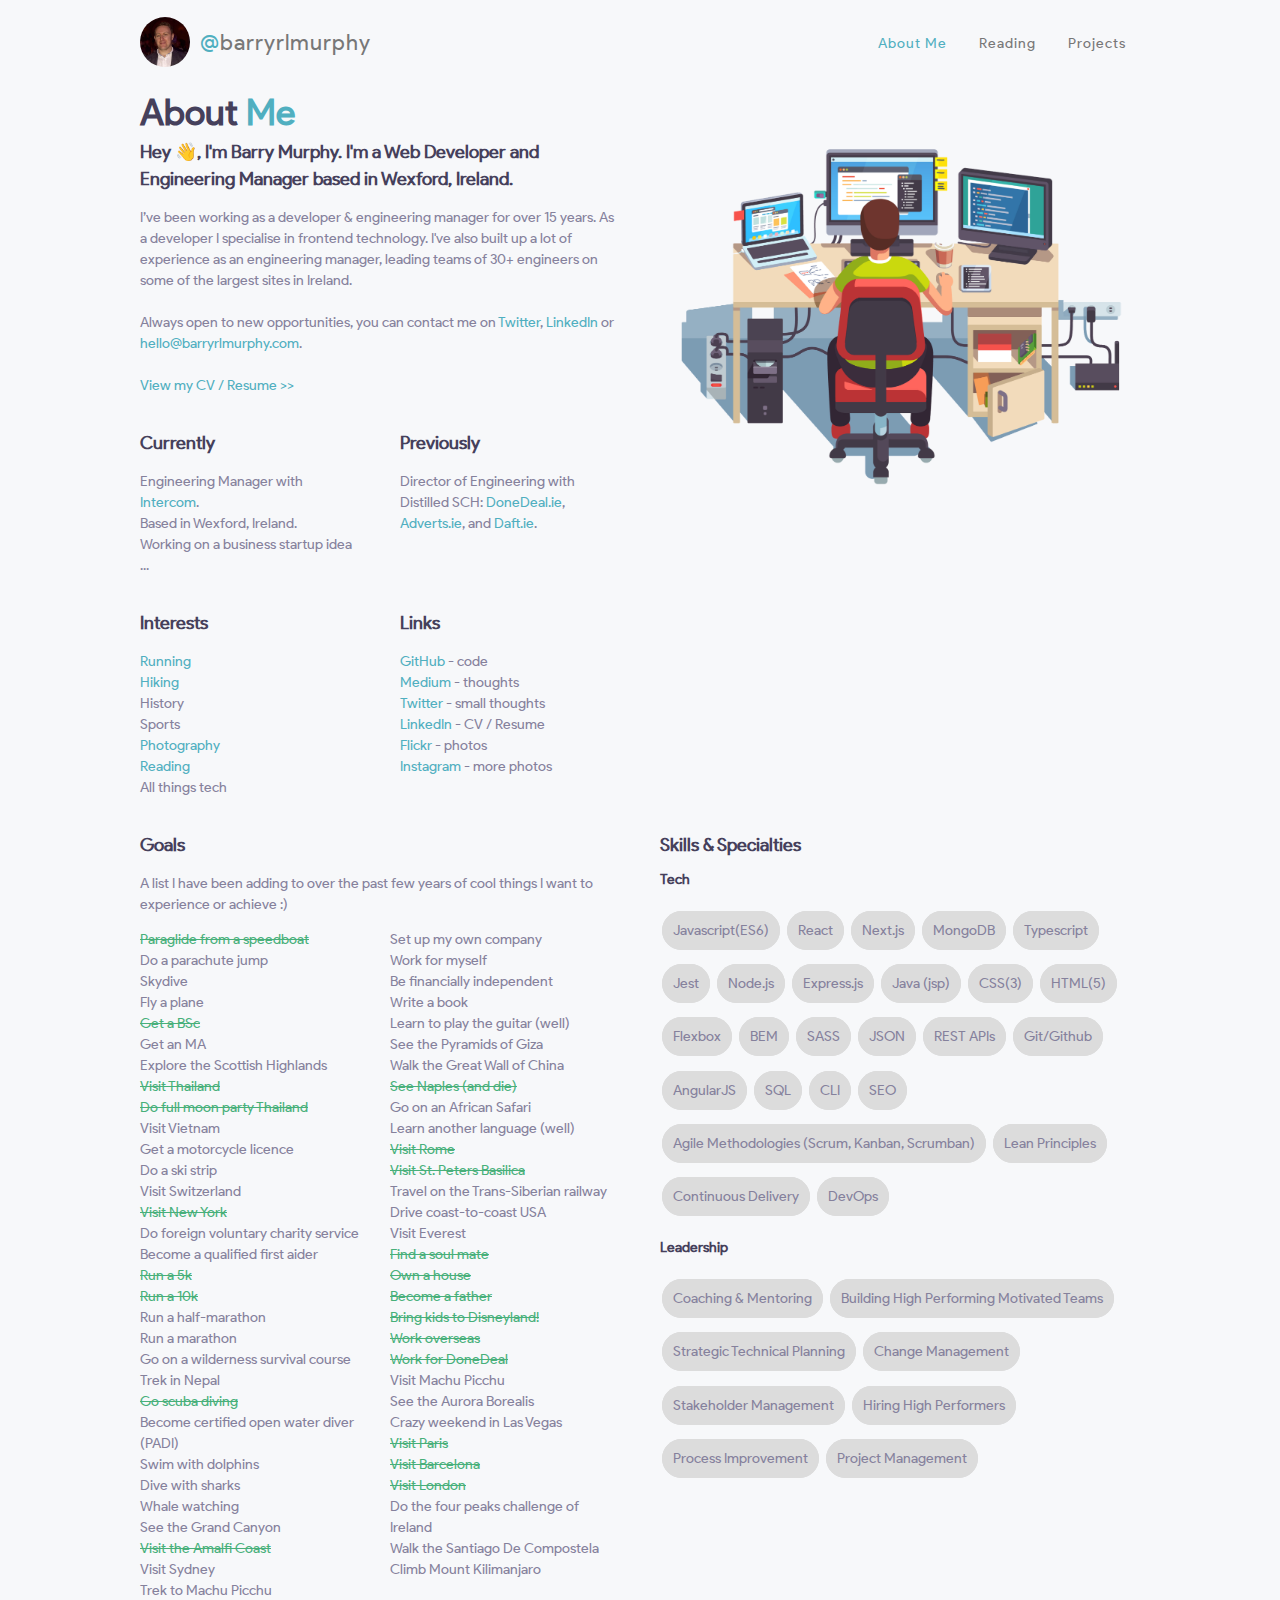
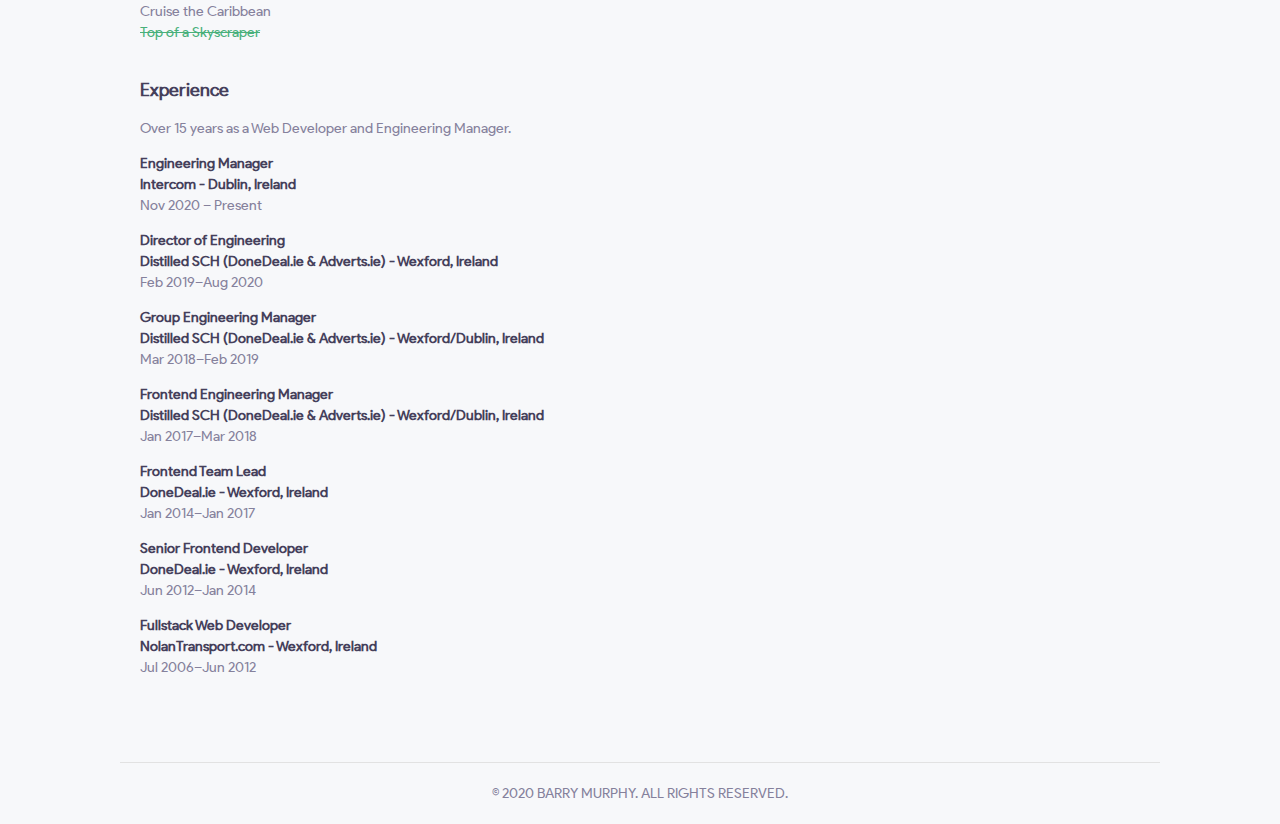
<file: index.html>
<!DOCTYPE html>
<html lang="en">

<head>
  <meta charset="utf-8" />
  <meta name="viewport" content="width=device-width, initial-scale=1.0" />
  <meta name="description"
    content="The personal site of Barry Murphy. Web Developer and Engineering Manager based in Wexford, Ireland." />
  <title>Barry Murphy | Personal website. Resume, CV and Portfolio.</title>
  <script async src="https://www.googletagmanager.com/gtag/js?id=UA-169845535-1"></script>
  <script src="js/ga.js"></script>
  <link rel=“canonical” href=“https://www.barryrlmurphy.com/” />
  <link rel="icon" type="image/png" sizes="32x32" href="favicon-32x32.png">
  <link rel="icon" type="image/png" sizes="16x16" href="favicon-16x16.png">
  <link rel="manifest" href="site.webmanifest">
  <link rel="stylesheet" href="css/pure/base-min.css" />
  <link rel="stylesheet" href="css/pure/pure-min.css" />
  <link rel="stylesheet" href="css/pure/pure-grids-responsive-min.css" />
  <link rel="stylesheet" href="css/main.css" />
  <link rel="stylesheet" href="css/nav.css" />
  <link rel="stylesheet" href="css/fonts.css" />
  <link rel="stylesheet" href="https://cdnjs.cloudflare.com/ajax/libs/font-awesome/4.7.0/css/font-awesome.min.css" />
</head>

<body>
  <div class="content-wrapper">
    <div class="header sticky">
      <div class="pure-menu pure-menu-horizontal">
        <a href="index.html" onclick="updateNav('about-me')" class="header-title pure-menu-heading pure-menu-link"><img
            src="images/profile-june-2020.jpg" alt="Barry Murphy Profile Photo" class="profile-photo" /><span
            class="accent">@</span>barryrlmurphy</a>
        <ul class="pure-menu-list">
          <li class="pure-menu-item horizontal">
            <a href="index.html" id="about-me-h" class="pure-menu-link nav-item nav-item-selected"
              onclick="updateNav('about-me')">About Me</a>
          </li>
          <li class="pure-menu-item horizontal">
            <a href="reading.html" id="reading-h" class="pure-menu-link nav-item"
              onclick="updateNav('reading')">Reading</a>
          </li>
          <li class="pure-menu-item horizontal">
            <a href="projects.html" id="projects-h" class="pure-menu-link nav-item"
              onclick="updateNav('projects')">Projects</a>
          </li>
          <a href="javascript:void(0);" class="icon" onclick="toggleSideMenu()">
            <i class="fa fa-bars"></i>
          </a>
        </ul>
      </div>
    </div>

    <div id="mySidenav" class="sidenav">
      <a href="javascript:void(0)" class="closebtn" onclick="closeNav()">&times;</a>
      <a href="index.html" id="about-me-v" class="vertical nav-item nav-item-selected"
        onclick="updateNav('about-me')">About&nbsp;Me</a>
      <a href="reading.html" id="reading-v" class="vertical nav-item" onclick="updateNav('reading')">Reading</a>
      <a href="projects.html" id="projects-v" class="vertical nav-item" onclick="updateNav('projects')">Projects</a>
    </div>

    <div class="pure-g">
      <div class="pure-u-1 pure-u-lg-1-2 pure-u-xl-1-2">
        <div class="l-box">
          <h1 class="text-box-head">About <span class="accent">Me</span></h1>
          <h2>
            Hey 👋, I'm Barry Murphy. I'm a Web Developer and Engineering Manager based in Wexford, Ireland.
          </h2>
          <p class="text-box-subhead">
            I’ve been working as a developer & engineering manager for over 15 years. As a developer I specialise in
            frontend technology. I've also built up a lot of experience as an engineering manager, leading teams of 30+
            engineers on some of the
            largest sites in Ireland.<br /><br />

            Always open to new opportunities, you can contact me on <a href="https://twitter.com/barryrlmurphy"
              class="base-link" alt="Twitter" target="_blank">Twitter</a>,
            <a href="https://www.linkedin.com/in/barryrlmurphy/" class="base-link" alt="LinkedIn"
              target="_blank">LinkedIn</a>
            or <a href="mailto:hello@barryrlmurphy.com" class="base-link">hello@barryrlmurphy.com</a>.<br /><br />

            <a href="images/cv/Barry_Murphy-CV.pdf?v=3" class="base-link" target="_blank">View my CV / Resume >></a>
          </p>
        </div>

        <div class="pure-g">
          <div class="pure-u-1-2">
            <div class="l-box no-pad-top">
              <h2 class="text-box-head">Currently</h2>
              <p class="text-box-subhead">
                Engineering Manager with
                <a href="https://www.intercom.com" class="base-link" alt="DoneDeal" target="_blank">Intercom</a>.
                <br />
                Based in Wexford, Ireland. <br />
                Working on a business startup idea ...
              </p>
            </div>
          </div>

          <div class="pure-u-1-2">
            <div class="l-box no-pad-top">
              <h2 class="text-box-head">Previously</h2>
              <p class="text-box-subhead">
                Director of Engineering with Distilled SCH:   
                <a href="https://www.donedeal.ie" class="base-link" alt="DoneDeal" target="_blank">DoneDeal.ie</a>, 
                <a href="https://www.adverts.ie" class="base-link" alt="Adverts" target="_blank">Adverts.ie</a>, and 
                <a href="https://www.daft.ie" class="base-link" alt="Daft" target="_blank">Daft.ie</a>.
              </p>
            </div>
          </div>
        </div>

        <div class="pure-g">
          <div class="pure-u-1-2">
            <div class="l-box no-pad-top">
              <h2 class="text-box-head">Interests</h2>
              <p class="text-box-subhead">
                <a href="https://www.strava.com/athletes/7685209" class="base-link" alt="Strava running"
                  target="_blank">Running</a>
                <br />
                <a href="https://www.strava.com/athletes/7685209" class="base-link" alt="Strava hiking"
                  target="_blank">Hiking</a>
                <br />
                History<br />
                Sports<br />
                <a href="https://www.flickr.com/photos/186422899@N08/" class="base-link" alt="Photography"
                  target="_blank">Photography</a>
                <br />
                <a href="reading.html" class="base-link" alt="Photography">Reading</a> <br />
                All things tech
              </p>
            </div>
          </div>

          <div class="pure-u-1-2">
            <div class="l-box no-pad-top">
              <h2 class="text-box-head">Links</h2>
              <p class="text-box-subhead">
                <a href="https://github.com/barryrlmurphy" class="base-link" alt="GitHub" target="_blank">GitHub</a>
                - code<br />
                <a href="https://medium.com/@barryrlmurphy" class="base-link" alt="Medium" target="_blank">Medium</a>
                - thoughts<br />
                <a href="https://twitter.com/barryrlmurphy" class="base-link" alt="Twitter" target="_blank">Twitter</a>
                - small thoughts<br />
                <a href="https://www.linkedin.com/in/barryrlmurphy/" class="base-link" alt="LinkedIn"
                  target="_blank">LinkedIn</a>
                - CV / Resume<br />
                <a href="https://www.flickr.com/photos/186422899@N08/" class="base-link" alt="Flickr"
                  target="_blank">Flickr</a>
                - photos<br />
                <a href="https://www.instagram.com/barryrlmurphy/?hl=en" class="base-link" alt="Instagram"
                  target="_blank">Instagram</a>
                - more photos<br />
              </p>
            </div>
          </div>
        </div>
      </div>

      <div class="pure-u-1 pure-u-lg-1-2 pure-u-xl-1-2">
        <div class="l-box">
          <img class="img-dev-at-work pure-img" src="images/dev-work.png" alt="Developer at work" />
        </div>
      </div>
    </div>

    <div class="pure-g">

      <div class="pure-u-1 pure-u-sm-1-2">
        <div class="l-box no-pad-top">
          <h2 class="text-box-head">Goals</h2>
          <p class="text-box-subhead">
          <p>
            A list I have been adding to over the past few years of cool things I want to experience or achieve :)
          </p>
          <div class="pure-g">
            <div class="pure-u-1-2">
              <div class="">
                <span class="strike acheived">Paraglide from a speedboat</span> <br />
                Do a parachute jump <br />
                Skydive <br />
                Fly a plane <br />
                <span class="strike acheived">Get a BSc</span> <br />
                Get an MA <br />
                Explore the Scottish Highlands<br />
                <span class="strike acheived">Visit Thailand</span><br />
                <span class="strike acheived">Do full moon party Thailand</span><br />
                Visit Vietnam<br />
                Get a motorcycle licence<br />
                Do a ski strip<br />
                Visit Switzerland<br />
                <span class="strike acheived">Visit New York</span><br />
                Do foreign voluntary charity service<br />
                Become a qualified first aider<br />
                <span class="strike acheived">Run a 5k</span><br />
                <span class="strike acheived">Run a 10k</span><br />
                Run a half-marathon<br />
                Run a marathon<br />
                Go on a wilderness survival course<br />
                Trek in Nepal<br />
                <span class="strike acheived">Go scuba diving</span> <br />
                Become certified open water diver (PADI)<br />
                Swim with dolphins<br />
                Dive with sharks<br />
                Whale watching<br />
                See the Grand Canyon <br />
                <span class="strike acheived">Visit the Amalfi Coast</span><br />
                Visit Sydney<br />
                Trek to Machu Picchu<br />
                Cruise the Caribbean<br />
                <span class="strike acheived">Top of a Skyscraper</span><br />
              </div>
            </div>

            <div class="pure-u-1-2">
              <div class="goals-col-2">
                Set up my own company<br />
                Work for myself<br />
                Be financially independent<br />
                Write a book<br />
                Learn to play the guitar (well)<br />
                See the Pyramids of Giza<br />
                Walk the Great Wall of China<br />
                <span class="strike acheived">See Naples (and die)</span><br />
                Go on an African Safari<br />
                Learn another language (well)<br />
                <span class="strike acheived">Visit Rome</span><br />
                <span class="strike acheived">Visit St. Peters Basilica</span><br />
                Travel on the Trans-Siberian railway<br />
                Drive coast-to-coast USA<br />
                Visit Everest<br />
                <span class="strike acheived">Find a soul mate</span><br />
                <span class="strike acheived">Own a house</span><br />
                <span class="strike acheived">Become a father</span><br />
                <span class="strike acheived">Bring kids to Disneyland!</span><br />
                <span class="strike acheived">Work overseas</span><br />
                <span class="strike acheived">Work for DoneDeal</span><br />
                Visit Machu Picchu<br />
                See the Aurora Borealis<br />
                Crazy weekend in Las Vegas<br />
                <span class="strike acheived">Visit Paris</span><br />
                <span class="strike acheived">Visit Barcelona</span><br />
                <span class="strike acheived">Visit London</span><br />
                Do the four peaks challenge of Ireland<br />
                Walk the Santiago De Compostela<br />
                Climb Mount Kilimanjaro<br />
              </div>
            </div>
          </div>

          </p>
        </div>
      </div>

      <div class="pure-u-1 pure-u-sm-1-2">
        <div class="l-box no-pad-top">
          <h2 class="text-box-head">Skills & Specialties</h2>
          <h3>Tech</h3>
          <p class="text-box-subhead">
            <span class="skill">Javascript(ES6)</span>
            <span class="skill">React</span>
            <span class="skill">Next.js</span>
            <span class="skill">MongoDB</span>
            <span class="skill">Typescript</span>
            <span class="skill">Jest</span>
            <span class="skill">Node.js</span>
            <span class="skill">Express.js</span>
            <span class="skill">Java (jsp)</span>
            <span class="skill">CSS(3)</span>
            <span class="skill">HTML(5)</span>
            <span class="skill">Flexbox</span>
            <span class="skill">BEM</span>
            <span class="skill">SASS</span>
            <span class="skill">JSON</span>
            <span class="skill">REST APIs</span>
            <span class="skill">Git/Github</span>
            <span class="skill">AngularJS</span>
            <span class="skill">SQL</span>
            <span class="skill">CLI</span>
            <span class="skill">SEO</span>
            <span class="skill">Agile Methodologies (Scrum, Kanban, Scrumban)</span>
            <span class="skill">Lean Principles</span>
            <span class="skill">Continuous Delivery</span>
            <span class="skill">DevOps</span>
          </p>
          <h3>Leadership</h3>
          <p class="text-box-subhead">
            <span class="skill">Coaching & Mentoring</span>
            <span class="skill">Building High Performing Motivated Teams</span>
            <span class="skill">Strategic Technical Planning</span>
            <span class="skill">Change Management</span>
            <span class="skill">Stakeholder Management</span>
            <span class="skill">Hiring High Performers</span>
            <span class="skill">Process Improvement</span>
            <span class="skill">Project Management</span>
          </p>
        </div>
      </div>

    </div>

    <div class="pure-g">
      <div class="pure-u-1 pure-u-lg-1-2">
        <div class="l-box no-pad-top">
          <h2 class="text-box-head">Experience</h2>
          <p>
            Over 15 years as a Web Developer and Engineering Manager.
          </p>
          <div class="exp-slot">
            <h3 class="exp-title">Engineering Manager</h3>
            <p class="exp-location">
              Intercom - Dublin, Ireland
            </p>
            <p class="exp-time">Nov 2020 – Present</p>
          </div>
          <div class="exp-slot">
            <h3 class="exp-title">Director of Engineering</h3>
            <p class="exp-location">
              Distilled SCH (DoneDeal.ie & Adverts.ie) - Wexford, Ireland
            </p>
            <p class="exp-time">Feb 2019–Aug 2020</p>
          </div>
          <div class="exp-slot">
            <h3 class="exp-title">Group Engineering Manager</h3>
            <p class="exp-location">
              Distilled SCH (DoneDeal.ie & Adverts.ie) - Wexford/Dublin,
              Ireland
            </p>
            <p class="exp-time">Mar 2018–Feb 2019</p>
          </div>
          <div class="exp-slot">
            <h3 class="exp-title">Frontend Engineering Manager</h3>
            <p class="exp-location">
              Distilled SCH (DoneDeal.ie & Adverts.ie) - Wexford/Dublin,
              Ireland
            </p>
            <p class="exp-time">Jan 2017–Mar 2018</p>
          </div>
          <div class="exp-slot">
            <h3 class="exp-title">Frontend Team Lead</h3>
            <p class="exp-location">
              DoneDeal.ie - Wexford, Ireland
            </p>
            <p class="exp-time">Jan 2014–Jan 2017</p>
          </div>
          <div class="exp-slot">
            <h3 class="exp-title">Senior Frontend Developer</h3>
            <p class="exp-location">
              DoneDeal.ie - Wexford, Ireland
            </p>
            <p class="exp-time">Jun 2012–Jan 2014</p>
          </div>
          <div class="exp-slot">
            <h3 class="exp-title">Fullstack Web Developer</h3>
            <p class="exp-location">
              NolanTransport.com - Wexford, Ireland
            </p>
            <p class="exp-time">Jul 2006–Jun 2012</p>
          </div>
        </div>
      </div>

    </div>

    <div class="footer pure-u-1 pure-u-xl-1-1">
      <div class="l-box">
        &copy; 2020 BARRY MURPHY. ALL RIGHTS RESERVED.
      </div>
    </div>
  </div>

  <script src="js/main.js"></script>
  <script src="js/nav.js"></script>
</body>

</html>
</file>
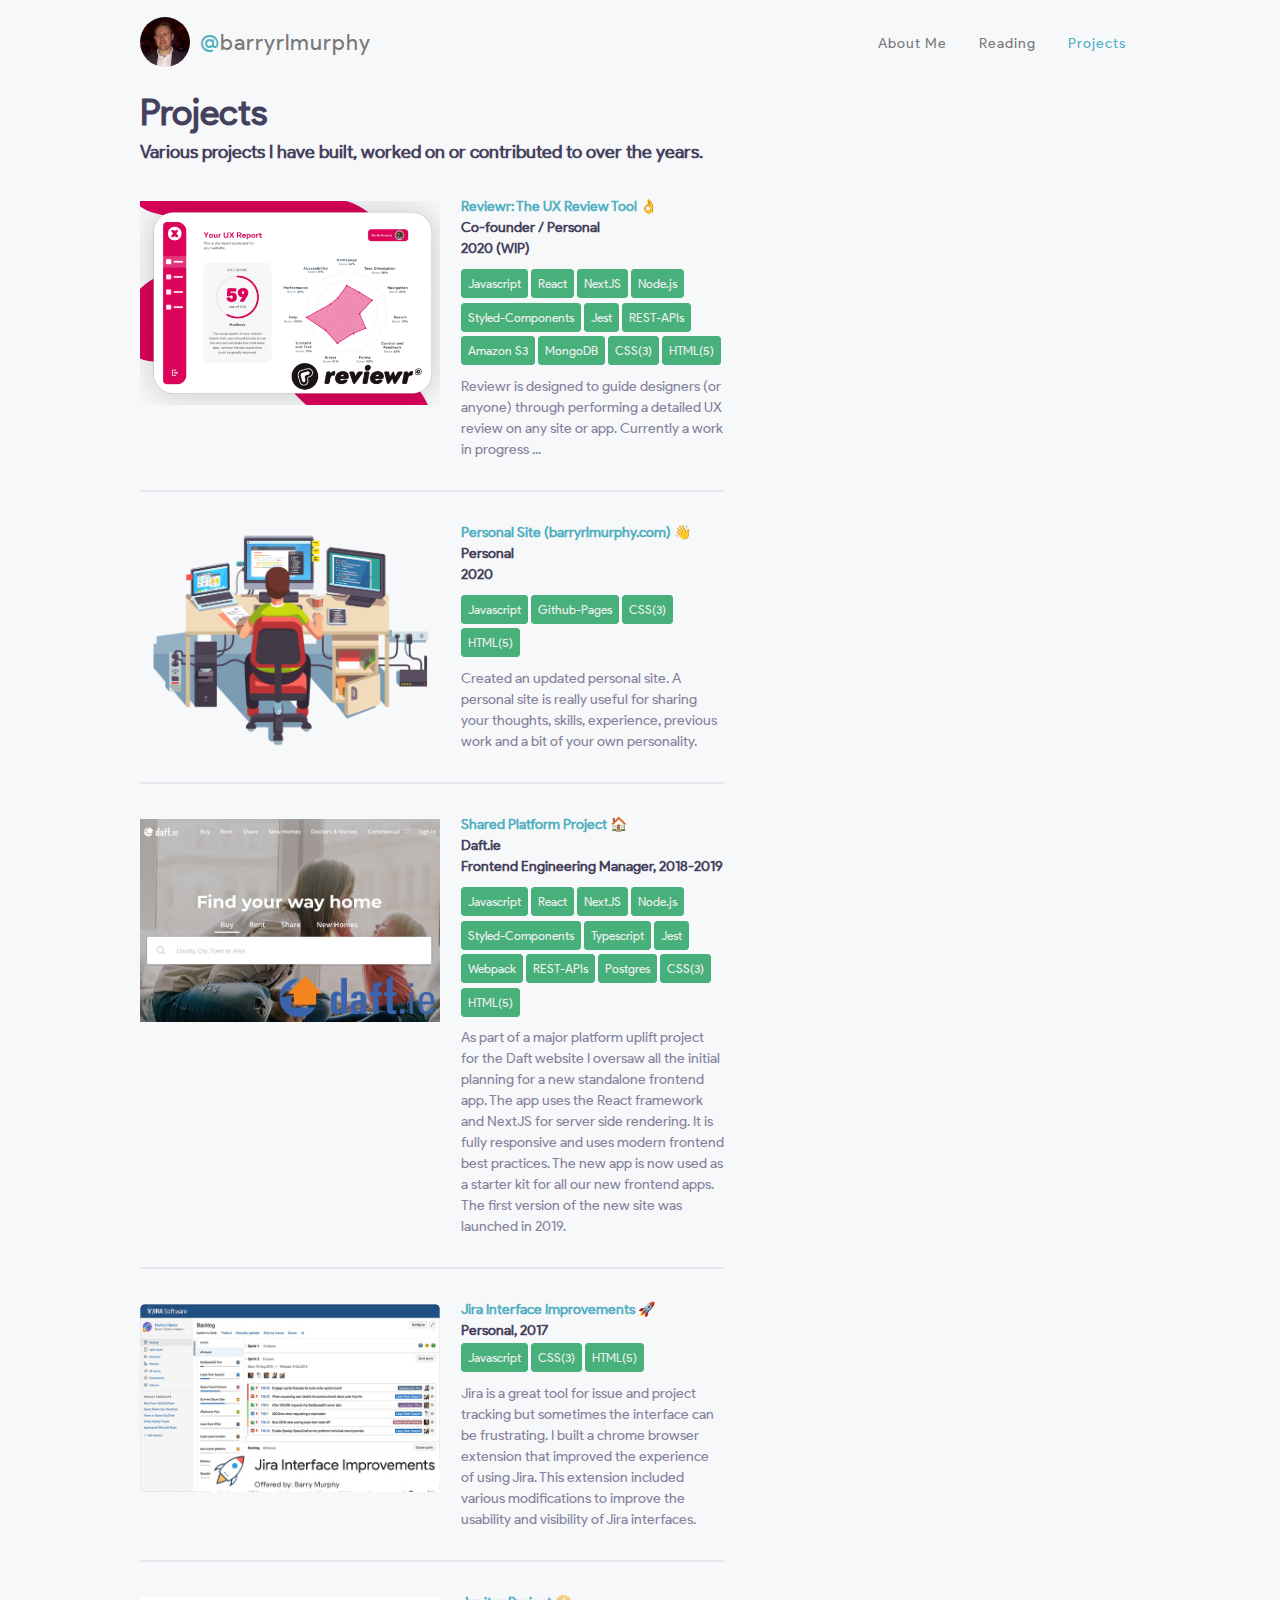
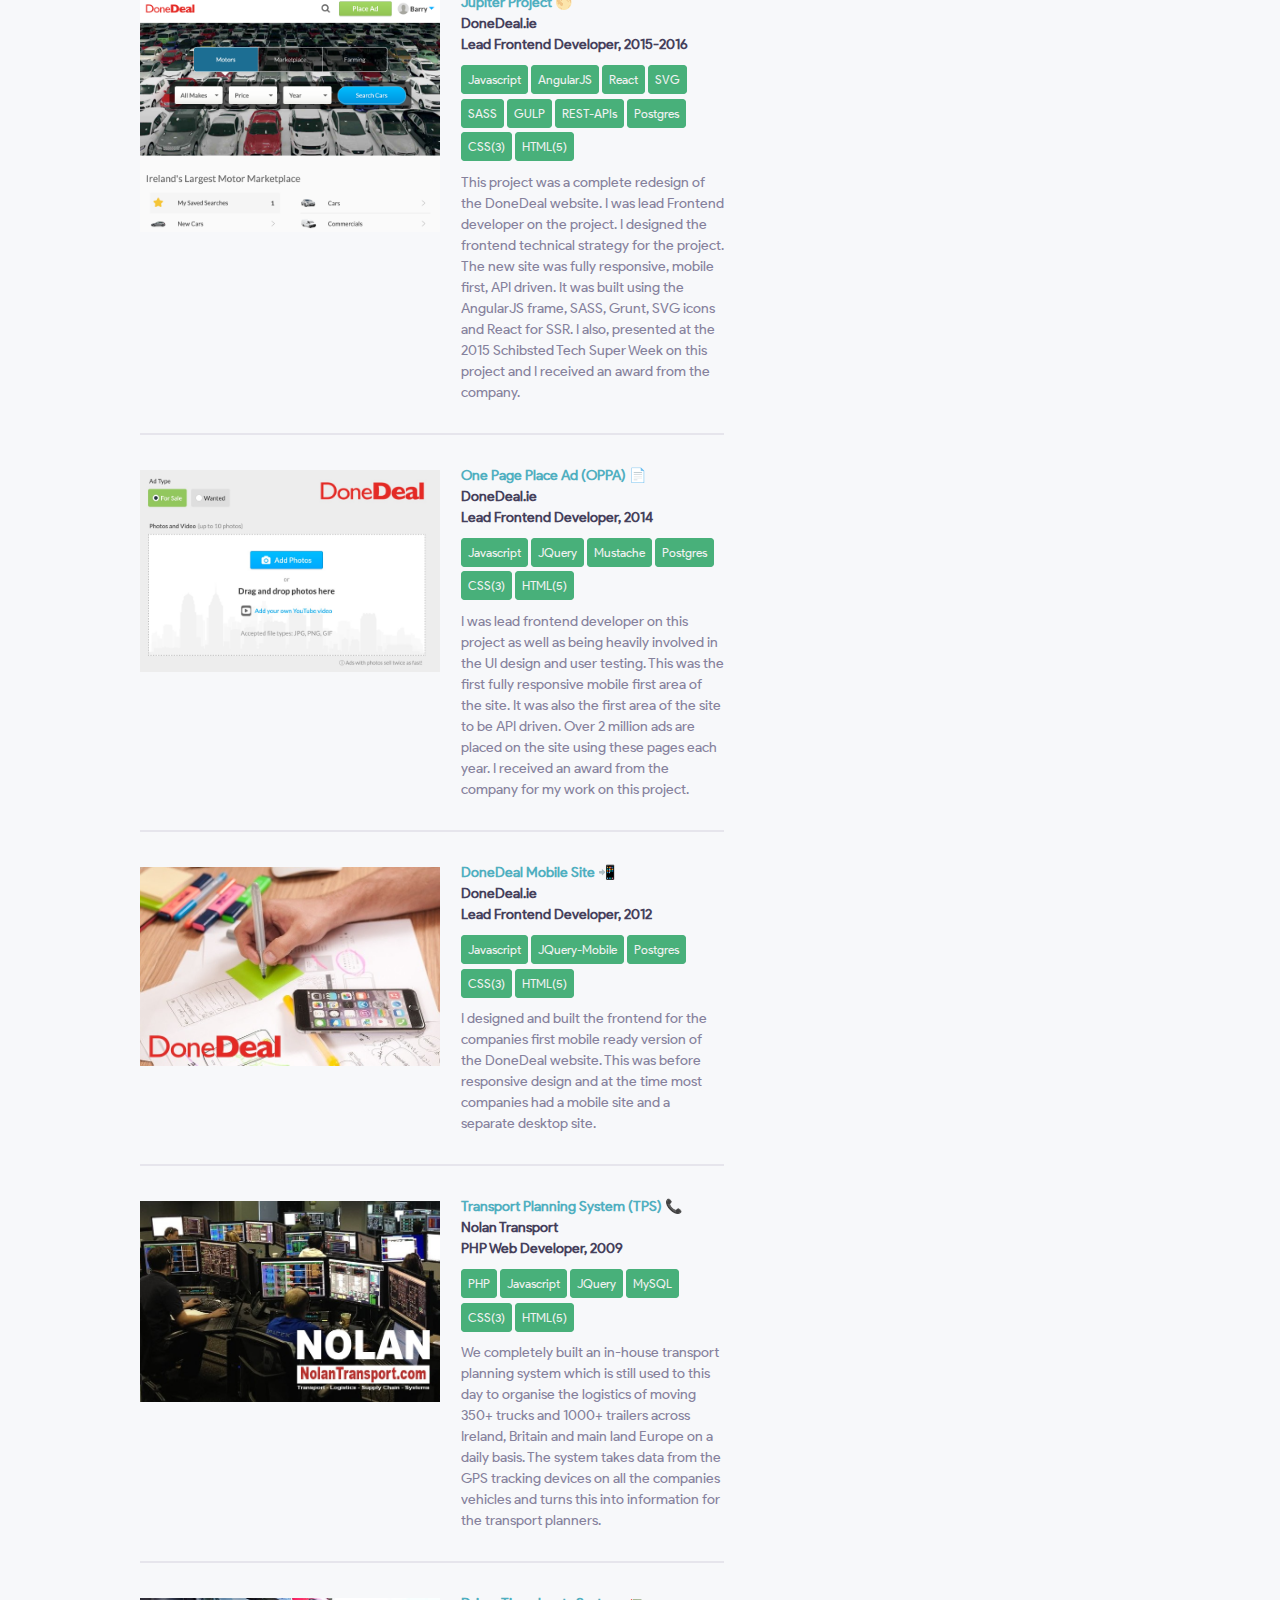
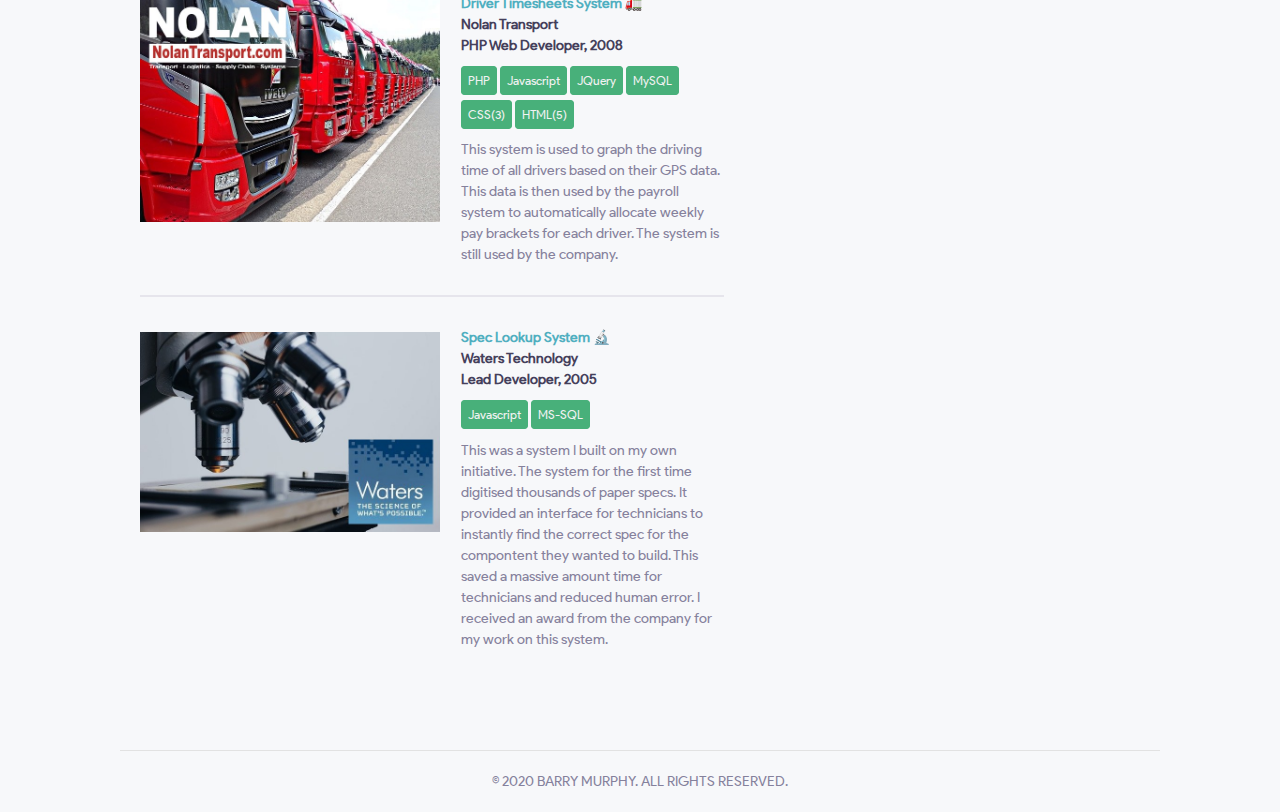
<file: projects.html>
<!DOCTYPE html>
<html lang="en">

<head>
  <meta charset="utf-8" />
  <meta name="viewport" content="width=device-width, initial-scale=1.0" />
  <meta name="description"
    content="The list of projects worked on by Barry Murphy. Web Developer and Engineering Manager based in Wexford, Ireland." />
  <title>Barry Murphy | Projects I have worked on</title>
  <script async src="https://www.googletagmanager.com/gtag/js?id=UA-169845535-1"></script>
  <script src="js/ga.js"></script>
  <link rel="icon" type="image/png" sizes="32x32" href="favicon-32x32.png" />
  <link rel="icon" type="image/png" sizes="16x16" href="favicon-16x16.png" />
  <link rel="manifest" href="site.webmanifest" />
  <link rel="stylesheet" href="css/pure/base-min.css" />
  <link rel="stylesheet" href="css/pure/pure-min.css" />
  <link rel="stylesheet" href="css/pure/pure-grids-responsive-min.css" />
  <link rel="stylesheet" href="css/main.css" />
  <link rel="stylesheet" href="css/nav.css" />
  <link rel="stylesheet" href="css/fonts.css" />
  <link rel="stylesheet" href="https://cdnjs.cloudflare.com/ajax/libs/font-awesome/4.7.0/css/font-awesome.min.css" />
</head>

<body>
  <div class="content-wrapper">
    <div class="header">
      <div class="pure-menu pure-menu-horizontal">
        <a href="index.html" onclick="updateNav('about-me')" class="header-title pure-menu-heading pure-menu-link">
          <img src="images/profile-june-2020.jpg" alt="Barry Murphy Profile Photo" class="profile-photo" /><span
            class="accent">@</span>barryrlmurphy
        </a>
        <ul class="pure-menu-list">
          <li class="pure-menu-item horizontal">
            <a href="index.html" id="about-me-h" class="pure-menu-link nav-item" onclick="updateNav('about-me')">
              About Me
            </a>
          </li>
          <li class="pure-menu-item horizontal">
            <a href="reading.html" id="reading-h" class="pure-menu-link nav-item" onclick="updateNav('reading')">
              Reading
            </a>
          </li>
          <li class="pure-menu-item horizontal">
            <a href="projects.html" id="projects-h" class="pure-menu-link nav-item nav-item-selected"
              onclick="updateNav('projects')">
              Projects
            </a>
          </li>
          <a href="javascript:void(0);" class="icon" onclick="toggleSideMenu()">
            <i class="fa fa-bars"></i>
          </a>
        </ul>
      </div>
    </div>

    <div id="mySidenav" class="sidenav">
      <a href="javascript:void(0)" class="closebtn" onclick="closeNav()">
        &times;
      </a>
      <a href="index.html" id="about-me-v" class="vertical nav-item" onclick="updateNav('about-me')">
        About&nbsp;Me
      </a>
      <a href="reading.html" id="reading-v" class="vertical nav-item" onclick="updateNav('reading')">
        Reading
      </a>
      <a href="projects.html" id="projects-v" class="vertical nav-item nav-item-selected"
        onclick="updateNav('projects')">
        Projects
      </a>
    </div>

    <div class="pure-g">
      <div class="pure-u-1">
        <div class="l-box">
          <h1 class="text-box-head">
            Projects
          </h1>
          <h2 class="text-box-subhead">
            Various projects I have built, worked on or contributed to over the years.
          </h2>
        </div>
      </div>

      <div class="pure-u-1 pure-u-lg-4-5 pure-u-xl-3-5">
        <div class="l-box no-pad-top">

          <div class="c-project">
            <div class="c-project__col-1">
              <figure>
                <img class="c-project__thumbnail" src="images/projects/reviewr.png"
                  alt="Reviewer: The UX Review Tool Screenshot">
              </figure>
            </div>
            <div class="c-project__col-2">
              <h3 class="c-project__title">
                <a href="https://www.getreviewr.com/?utm_source=barry&utm_medium=banner&utm_campaign=start"
                  class="base-link">Reviewr: The UX Review Tool </a>
                &#128076;
              </h3>
              <p class="c-project__company"><b>Co-founder / Personal</b></p>
              <p class="c-project__role"><b>2020 (WIP)</b></p>
              <p class="c-project__tech">
                <span class="tech">Javascript</span>
                <span class="tech">React</span>
                <span class="tech">NextJS</span>
                <span class="tech">Node.js</span>
                <span class="tech">Styled-Components</span>
                <span class="tech">Jest</span>
                <span class="tech">REST-APIs</span>
                <span class="tech">Amazon S3</span>
                <span class="tech">MongoDB</span>
                <span class="tech">CSS(3)</span>
                <span class="tech">HTML(5)</span>
              </p>
              <p class="c-project__summary">
                Reviewr is designed to guide designers (or anyone) through performing a detailed UX
                review on any site or app. Currently a work in progress ...
              </p>
            </div>
          </div>

          <hr class="project-divider">

          <div class="c-project">
            <div class="c-project__col-1">
              <figure>
                <img class="c-project__thumbnail" src="images/dev-work.png" alt="Personal Site">
              </figure>
            </div>
            <div class="c-project__col-2">
              <h3 class="c-project__title">
                <a href="http://www.barryrlmurphy.com" class="base-link">Personal Site
                  (barryrlmurphy.com)</a>
                &#128075;
              </h3>
              <p class="c-project__company"><b>Personal</b></p>
              <p class="c-project__role"><b>2020</b></p>
              <p class="c-project__tech">
                <span class="tech">Javascript</span>
                <span class="tech">Github-Pages</span>
                <span class="tech">CSS(3)</span>
                <span class="tech">HTML(5)</span>
              </p>
              <p class="c-project__summary">
                Created an updated personal site. A personal site is really useful for sharing your thoughts, skills,
                experience, previous work and a bit of your own personality.
              </p>
            </div>
          </div>

          <hr class="project-divider">

          <div class="c-project">
            <div class="c-project__col-1">
              <figure>
                <img class="c-project__thumbnail" src="images/projects/daft-project.jpg" alt="Daft.ie">
              </figure>
            </div>
            <div class="c-project__col-2">
              <h3 class="c-project__title">
                <a href="https://touch.daft.ie/" target="_blank" class="base-link">Shared Platform Project</a>
                &#127968;
              </h3>
              <p class="c-project__company"><b>Daft.ie</b></p>
              <p class="c-project__role"><b>Frontend Engineering Manager, 2018-2019</b></p>
              <p class="c-project__tech">
                <span class="tech">Javascript</span>
                <span class="tech">React</span>
                <span class="tech">NextJS</span>
                <span class="tech">Node.js</span>
                <span class="tech">Styled-Components</span>
                <span class="tech">Typescript</span>
                <span class="tech">Jest</span>
                <span class="tech">Webpack</span>
                <span class="tech">REST-APIs</span>
                <span class="tech">Postgres</span>
                <span class="tech">CSS(3)</span>
                <span class="tech">HTML(5)</span>
              </p>
              <p class="c-project__summary">
                As part of a major platform uplift project for the Daft website I oversaw all the initial planning for a
                new standalone frontend app. The app uses the React framework and NextJS for server side rendering. It
                is fully responsive and uses modern frontend best practices. The new app is now used as a starter kit
                for all our new frontend apps. The first version of the new site was launched in 2019.
              </p>
            </div>
          </div>

          <hr class="project-divider">

          <div class="c-project">
            <div class="c-project__col-1">
              <figure>
                <img class="c-project__thumbnail" src="images/projects/jira-project.jpg" alt="Jira UI Improvements">
              </figure>
            </div>
            <div class="c-project__col-2">
              <h3 class="c-project__title">
                <a href="https://chrome.google.com/webstore/detail/jira-interface-improvemen/mmbhfikppdnhffajifihnlcffjflffok?hl=en"
                  target="_blank" class="base-link">Jira Interface Improvements</a>
                &#128640;
              </h3>
              <p class="c-project__company"><b>Personal, 2017</b></p>
              <p class="c-project__tech">
                <span class="tech">Javascript</span>
                <span class="tech">CSS(3)</span>
                <span class="tech">HTML(5)</span>
              </p>
              <p class="c-project__summary">
                Jira is a great tool for issue and project tracking but sometimes the interface can be frustrating. I
                built a chrome browser extension that improved the experience of using Jira. This extension
                included various modifications to improve the usability and visibility of Jira interfaces.
              </p>
            </div>
          </div>

          <hr class="project-divider">

          <div class="c-project">
            <div class="c-project__col-1">
              <figure>
                <img class="c-project__thumbnail" src="images/projects/jupiter.png" alt="DoneDeal.ie">
              </figure>
            </div>
            <div class="c-project__col-2">
              <h3 class="c-project__title">
                <a href="http://www.donedeal.ie/" target="_blank" class="base-link">Jupiter Project</a>
                &#127765;
              </h3>
              <p class="c-project__company"><b>DoneDeal.ie</b></p>
              <p class="c-project__role"><b>Lead Frontend Developer, 2015-2016</b></p>
              <p class="c-project__tech">
                <span class="tech">Javascript</span>
                <span class="tech">AngularJS</span>
                <span class="tech">React</span>
                <span class="tech">SVG</span>
                <span class="tech">SASS</span>
                <span class="tech">GULP</span>
                <span class="tech">REST-APIs</span>
                <span class="tech">Postgres</span>
                <span class="tech">CSS(3)</span>
                <span class="tech">HTML(5)</span>
              </p>
              <p class="c-project__summary">
                This project was a complete redesign of the DoneDeal website. I was lead Frontend developer on the
                project. I designed the frontend technical strategy for the project. The new site was fully responsive,
                mobile first, API driven. It was built using the AngularJS frame, SASS, Grunt, SVG icons and React for
                SSR. I also, presented at the 2015 Schibsted Tech Super Week on this project and I received an award from the
                company.
              </p>
            </div>
          </div>

          <hr class="project-divider">

          <div class="c-project">
            <div class="c-project__col-1">
              <figure>
                <img class="c-project__thumbnail" src="images/projects/oppa.jpg" alt="DoneDeal.ie">
              </figure>
            </div>
            <div class="c-project__col-2">
              <h3 class="c-project__title">
                <a href="https://www.donedeal.ie/publish" target="_blank" class="base-link">One Page Place Ad (OPPA)</a>
                &#128196;
              </h3>
              <p class="c-project__company"><b>DoneDeal.ie</b></p>
              <p class="c-project__role"><b>Lead Frontend Developer, 2014</b></p>
              <p class="c-project__tech">
                <span class="tech">Javascript</span>
                <span class="tech">JQuery</span>
                <span class="tech">Mustache</span>
                <span class="tech">Postgres</span>
                <span class="tech">CSS(3)</span>
                <span class="tech">HTML(5)</span>
              </p>
              <p class="c-project__summary">
                I was lead frontend developer on this project as well as being heavily involved in the UI design and
                user testing. This was the first fully responsive mobile first area of the site. It was also the first
                area of the site to be API driven. Over 2 million ads are placed on the site using these pages each
                year. I received an award from the company for my work on this project.
              </p>
            </div>
          </div>

          <hr class="project-divider">

          <div class="c-project">
            <div class="c-project__col-1">
              <figure>
                <img class="c-project__thumbnail" src="images/projects/mobile-site-project.jpg"
                  alt="DoneDeal.ie Mobile Site">
              </figure>
            </div>
            <div class="c-project__col-2">
              <h3 class="c-project__title">
                <a href="http://www.donedeal.ie/" target="_blank" class="base-link">DoneDeal Mobile Site</a> &#128242;
              </h3>
              <p class="c-project__company"><b>DoneDeal.ie</b></p>
              <p class="c-project__role"><b>Lead Frontend Developer, 2012</b></p>
              <p class="c-project__tech">
                <span class="tech">Javascript</span>
                <span class="tech">JQuery-Mobile</span>
                <span class="tech">Postgres</span>
                <span class="tech">CSS(3)</span>
                <span class="tech">HTML(5)</span>
              </p>
              <p class="c-project__summary">
                I designed and built the frontend for the companies first mobile ready version of the DoneDeal website.
                This was before responsive design and at the time most companies had a mobile site and a separate
                desktop site.
              </p>
            </div>
          </div>

          <hr class="project-divider">

          <div class="c-project">
            <div class="c-project__col-1">
              <figure>
                <img class="c-project__thumbnail" src="images/projects/nolan-project-2.jpg" alt="Nolan Transport">
              </figure>
            </div>
            <div class="c-project__col-2">
              <h3 class="c-project__title"><a href="http://www.nolantransport.com/" target="_blank"
                  class="base-link">Transport Planning System (TPS)</a> &#128222;</h3>
              <p class="c-project__company"><b>Nolan Transport</b></p>
              <p class="c-project__role"><b>PHP Web Developer, 2009</b></p>
              <p class="c-project__tech">
                <span class="tech">PHP</span>
                <span class="tech">Javascript</span>
                <span class="tech">JQuery</span>
                <span class="tech">MySQL</span>
                <span class="tech">CSS(3)</span>
                <span class="tech">HTML(5)</span>
              </p>
              <p class="c-project__summary">
                We completely built an in-house transport planning system which is still used to this day to organise
                the logistics of moving 350+ trucks and 1000+ trailers across Ireland, Britain and main land Europe on a
                daily basis. The system takes data from the GPS tracking devices on all the companies vehicles and turns
                this into information for the transport planners.
              </p>
            </div>
          </div>

          <hr class="project-divider">

          <div class="c-project">
            <div class="c-project__col-1">
              <figure>
                <img class="c-project__thumbnail" src="images/projects/nolan-project.jpg" alt="Nolan Transport">
              </figure>
            </div>
            <div class="c-project__col-2">
              <h3 class="c-project__title"><a href="http://www.nolantransport.com/" target="_blank"
                  class="base-link">Driver Timesheets System</a> &#128667;</h3>
              <p class="c-project__company"><b>Nolan Transport</b></p>
              <p class="c-project__role"><b>PHP Web Developer, 2008</b></p>
              <p class="c-project__tech">
                <span class="tech">PHP</span>
                <span class="tech">Javascript</span>
                <span class="tech">JQuery</span>
                <span class="tech">MySQL</span>
                <span class="tech">CSS(3)</span>
                <span class="tech">HTML(5)</span>
              </p>
              <p class="c-project__summary">
                This system is used to graph the driving time of all drivers based on their GPS data. This data is then
                used by the payroll system to automatically allocate weekly pay brackets for each driver. The system is
                still used by the company.
              </p>
            </div>
          </div>

          <hr class="project-divider">

          <div class="c-project">
            <div class="c-project__col-1">
              <figure>
                <img class="c-project__thumbnail" src="images/projects/waters-project.jpg" alt="Waters Technology">
              </figure>
            </div>
            <div class="c-project__col-2">
              <h3 class="c-project__title"><a href="https://www.waters.com/nextgen/gb/en.html" target="_blank"
                  class="base-link">Spec Lookup System</a> &#128300;</h3>
              <p class="c-project__company"><b>Waters Technology</b></p>
              <p class="c-project__role"><b>Lead Developer, 2005</b></p>
              <p class="c-project__tech">
                <span class="tech">Javascript</span>
                <span class="tech">MS-SQL</span>
              </p>
              <p class="c-project__summary">
                This was a system I built on my own initiative. The system for the first time digitised thousands of
                paper specs. It provided an interface for technicians to instantly find the correct spec for the
                compontent they wanted to build. This saved a massive amount time for technicians and reduced human
                error. I received an award from the company for my work on this system.
              </p>
            </div>
          </div>

        </div>
      </div>
    </div>

    <div class="footer pure-u-1 pure-u-xl-1-1">
      <div class="l-box">
        &copy; 2020 BARRY MURPHY. ALL RIGHTS RESERVED.
      </div>
    </div>
  </div>

  <script src="js/main.js"></script>
  <script src="js/nav.js"></script>
</body>

</html>
</file>
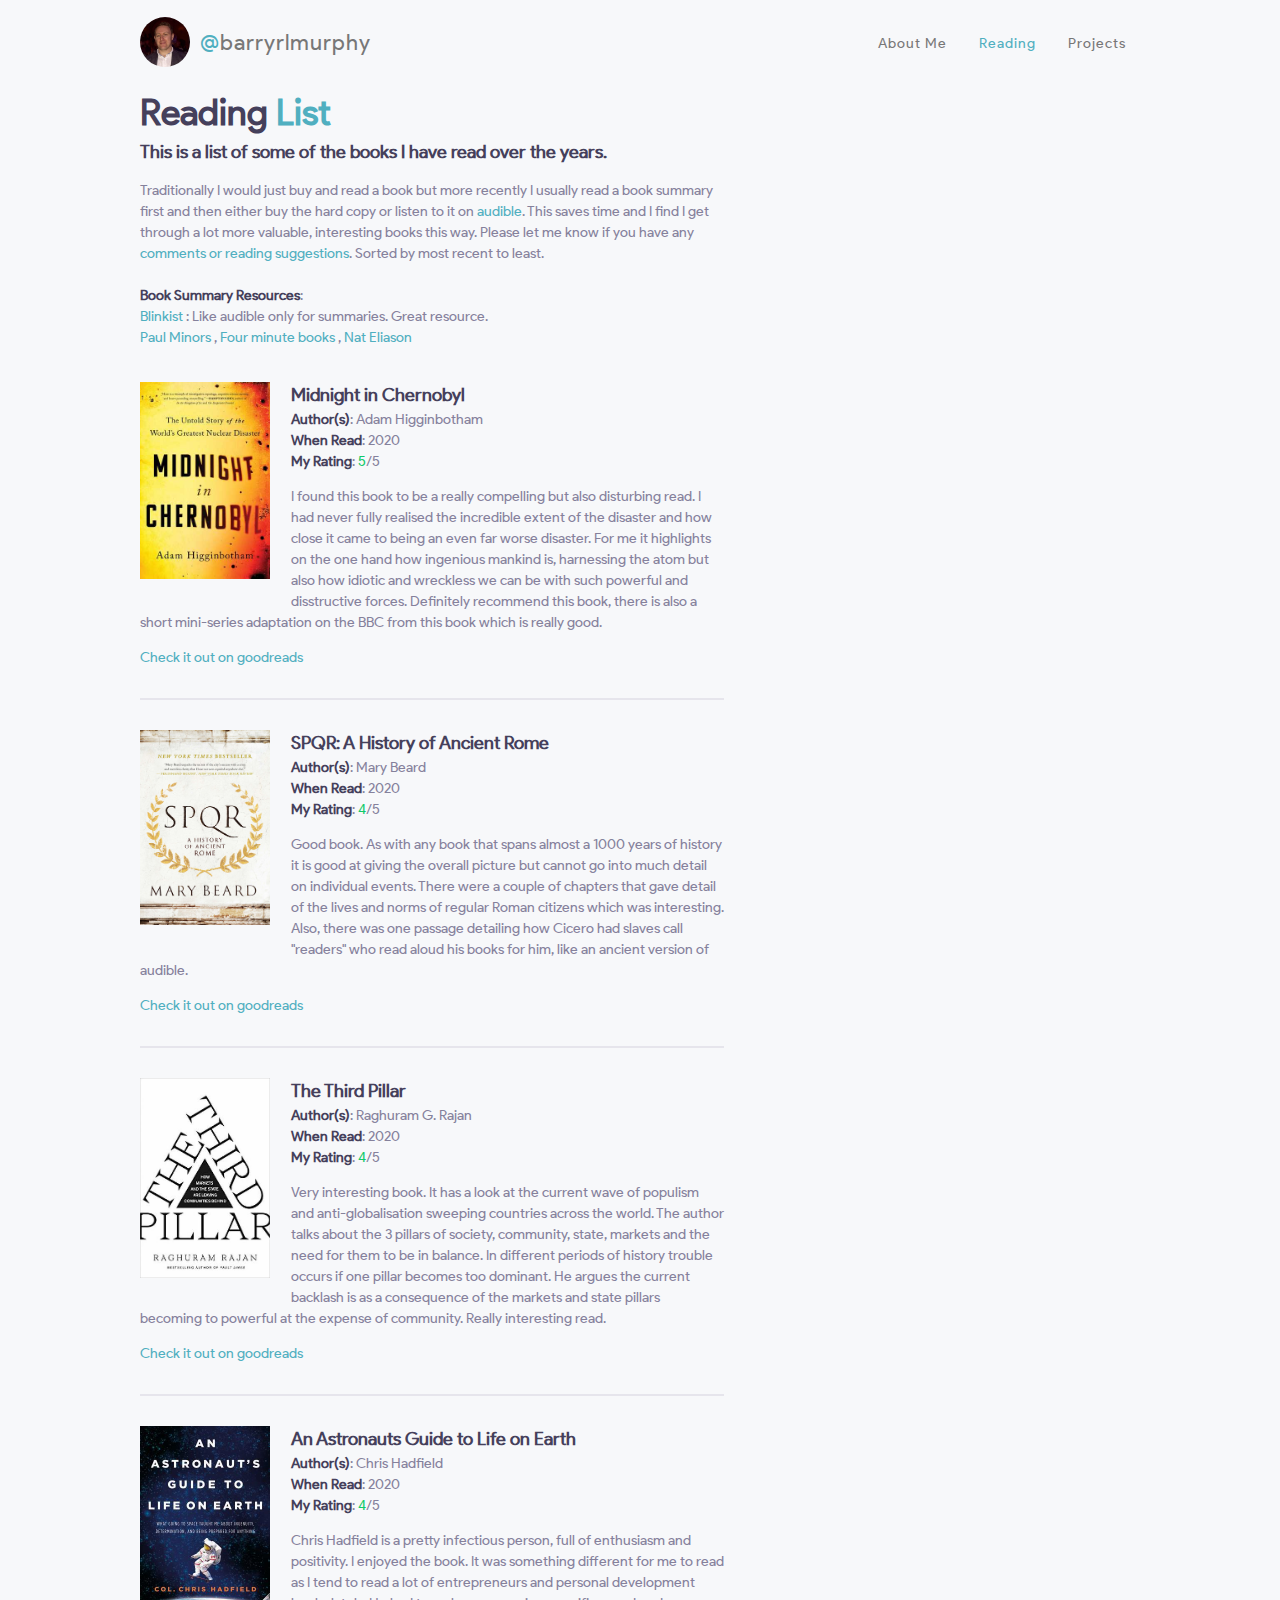
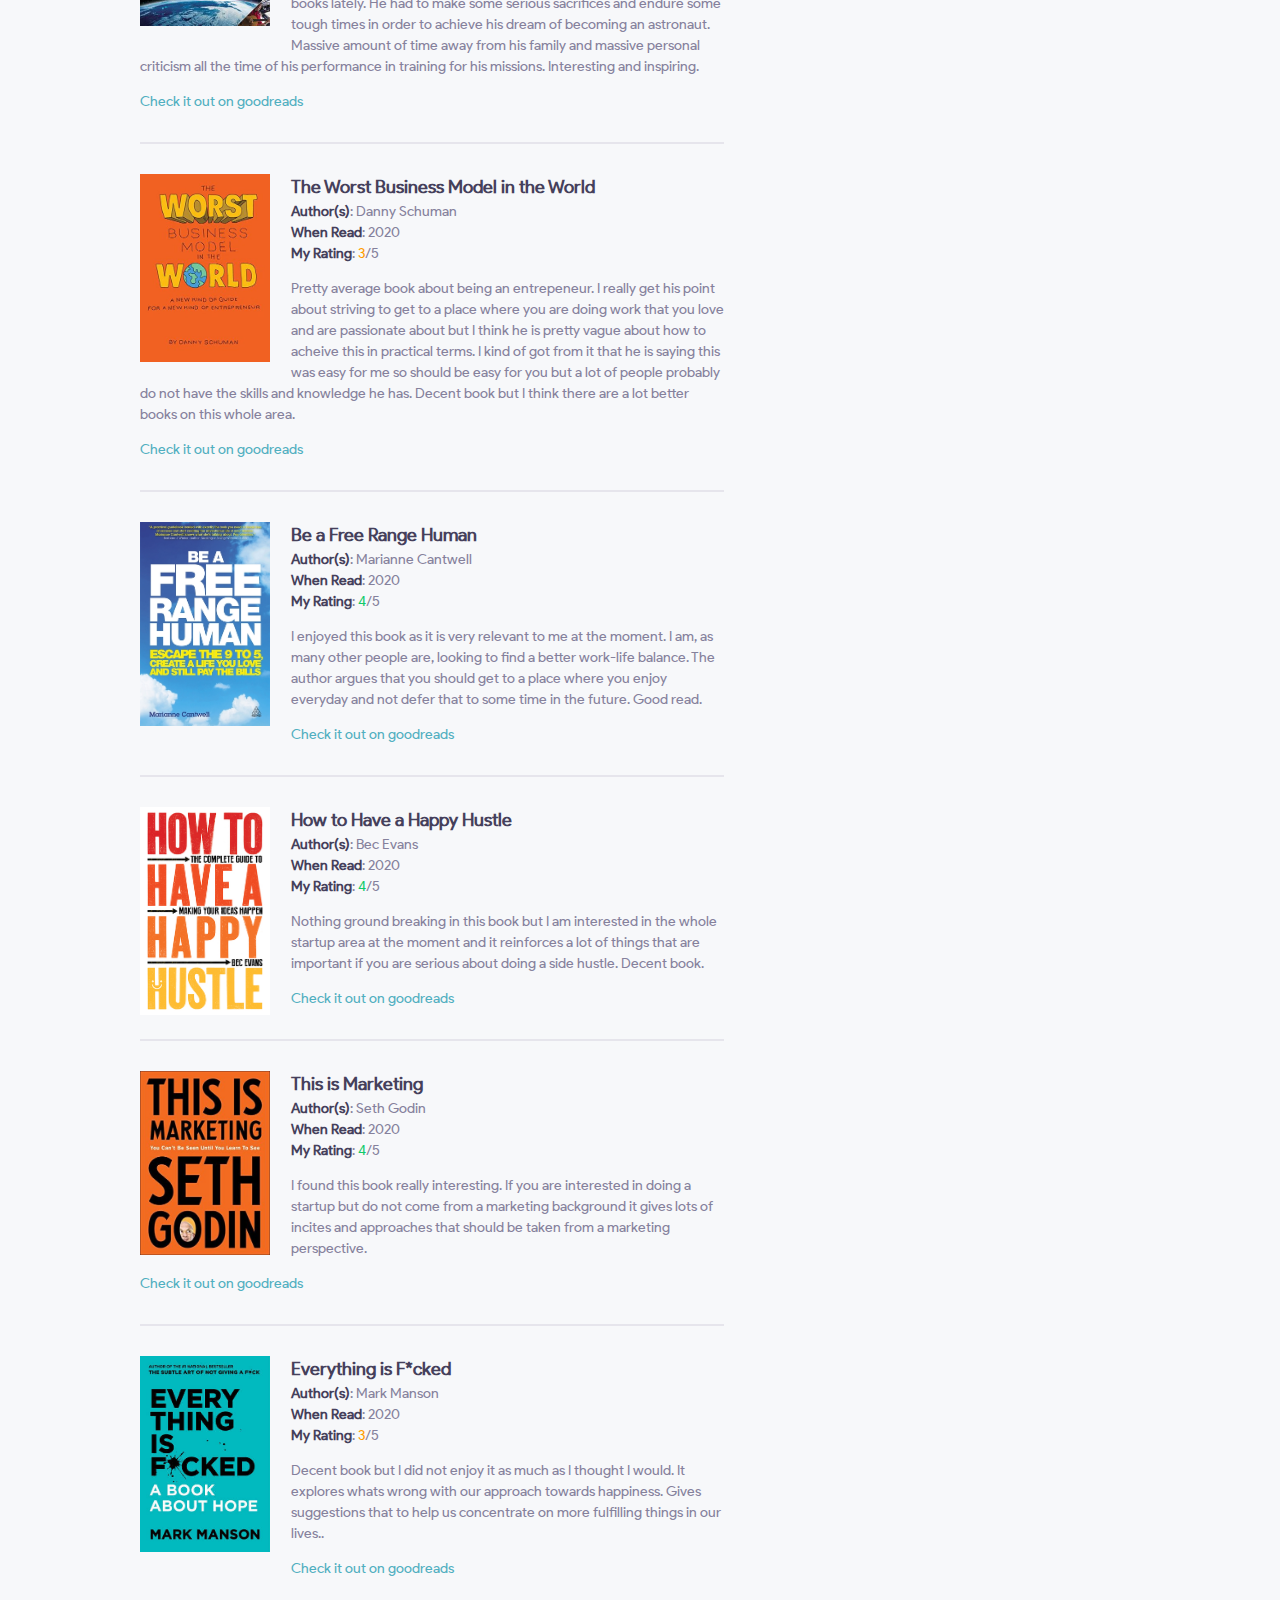
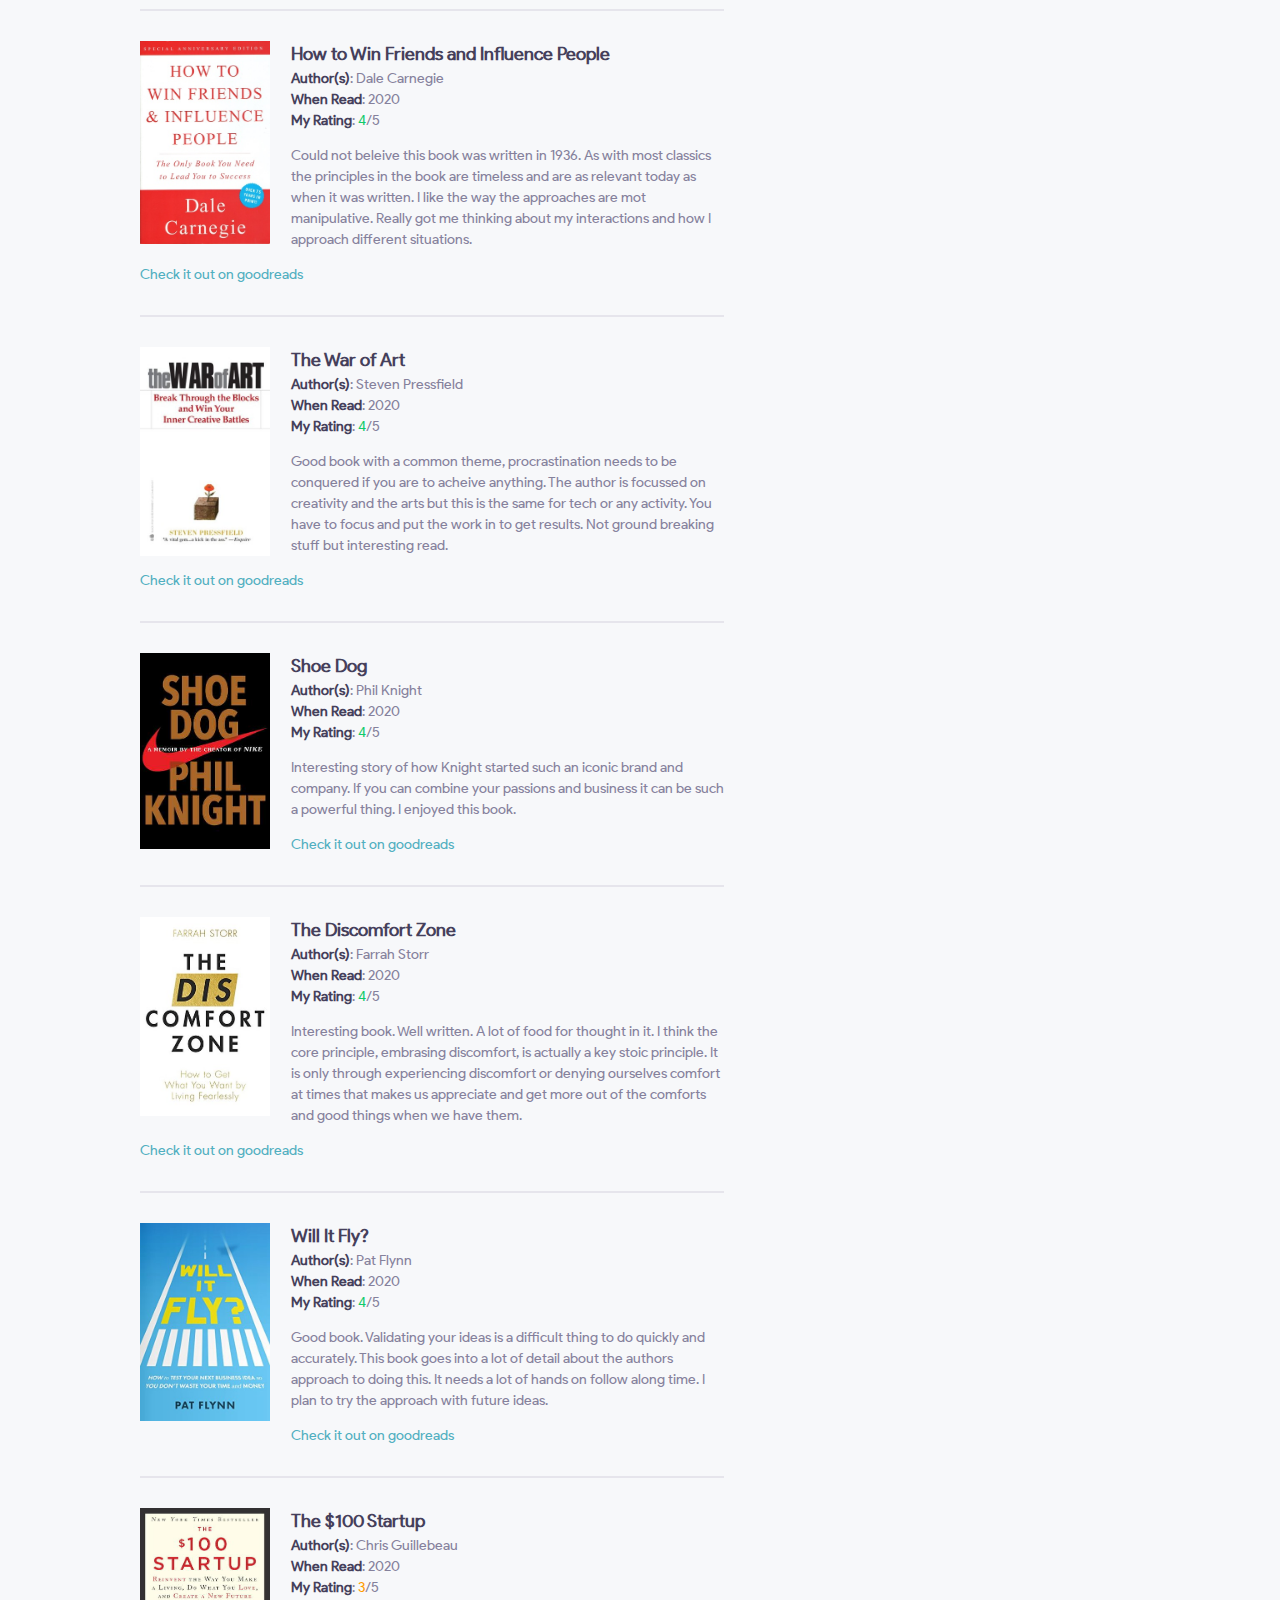
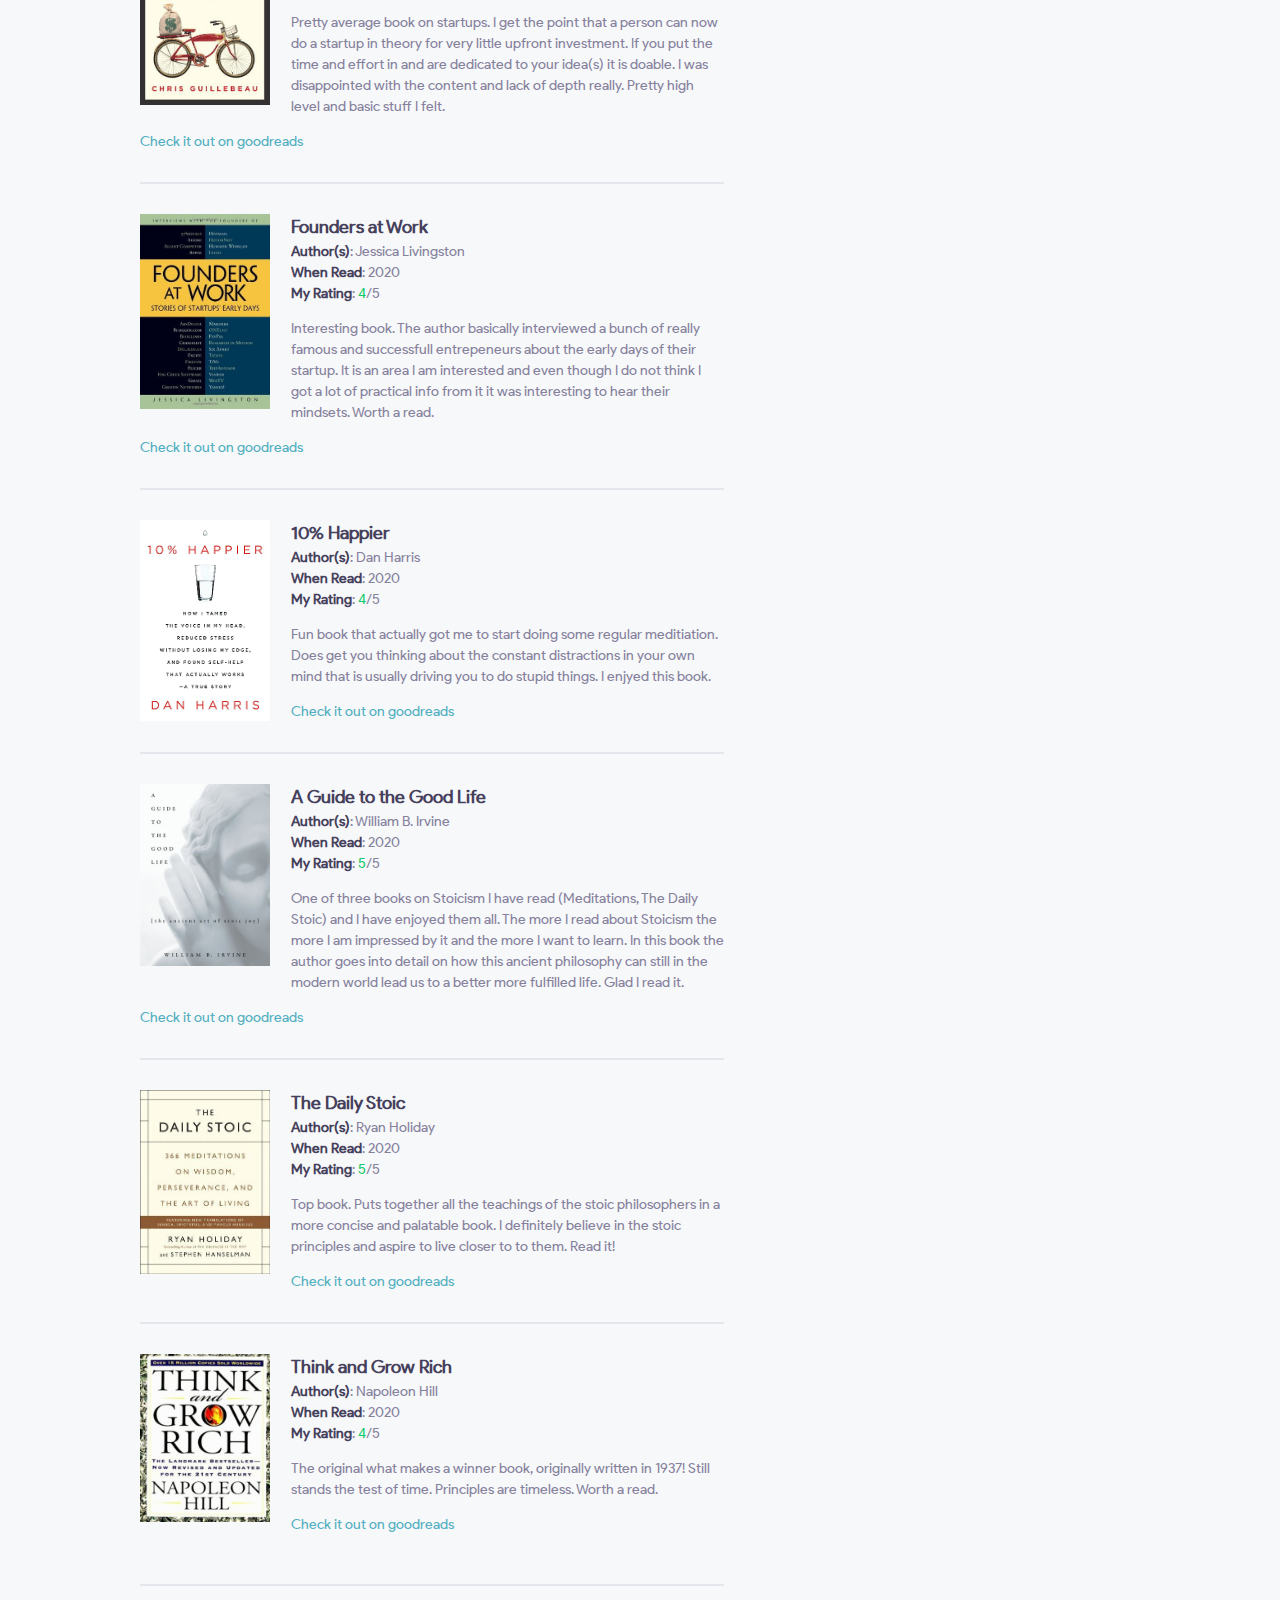
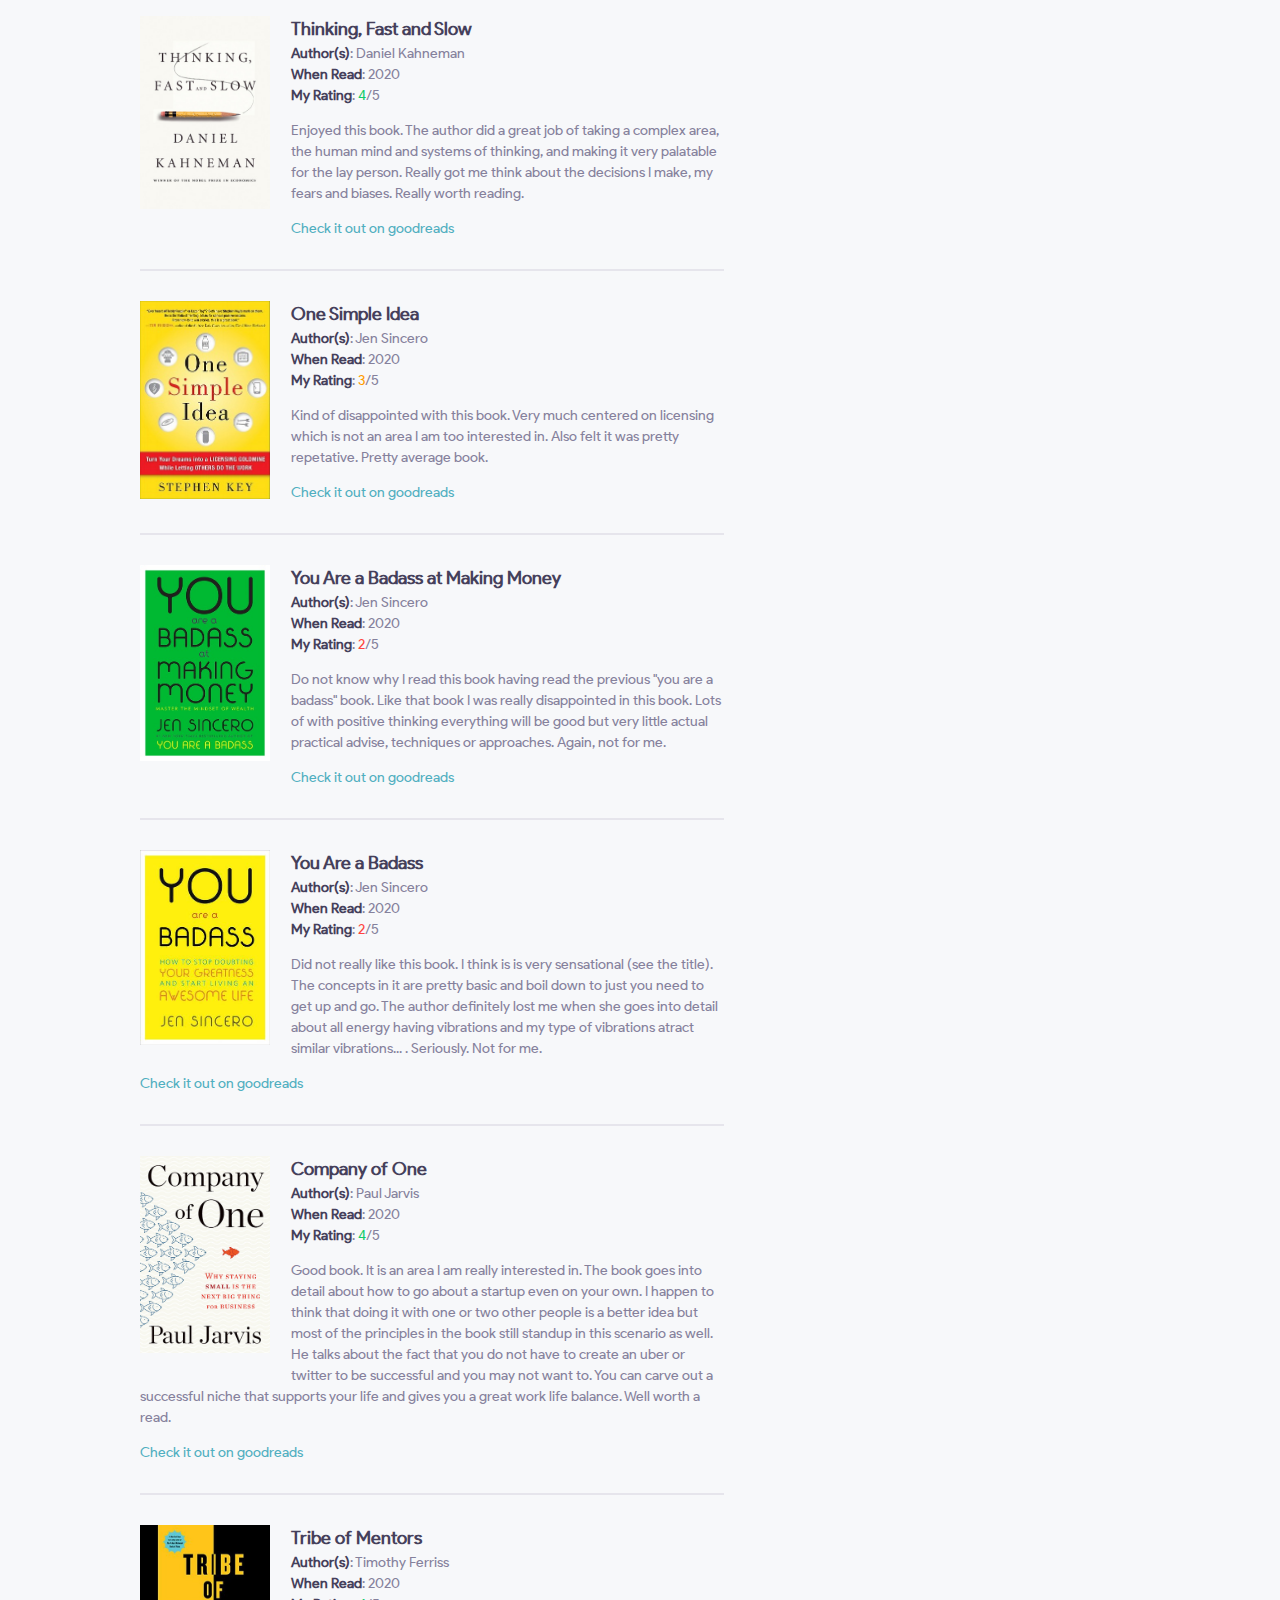
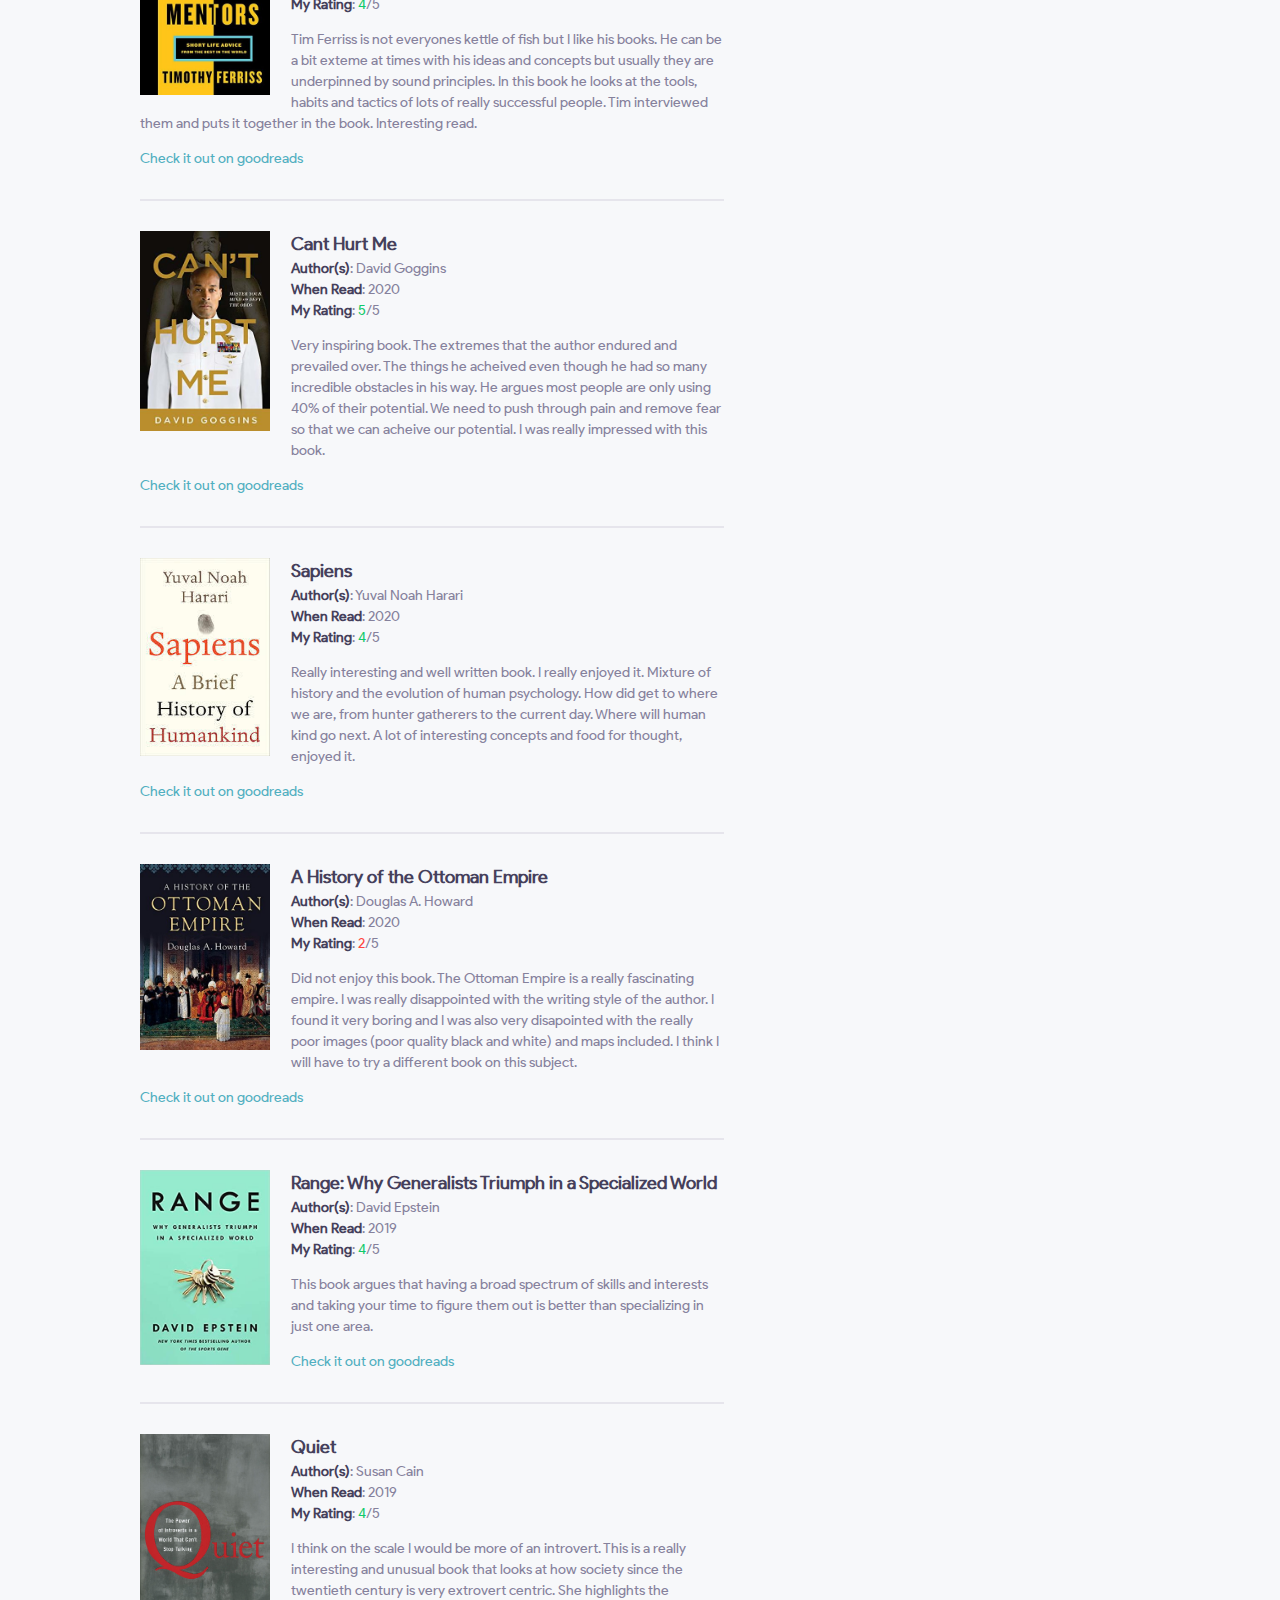
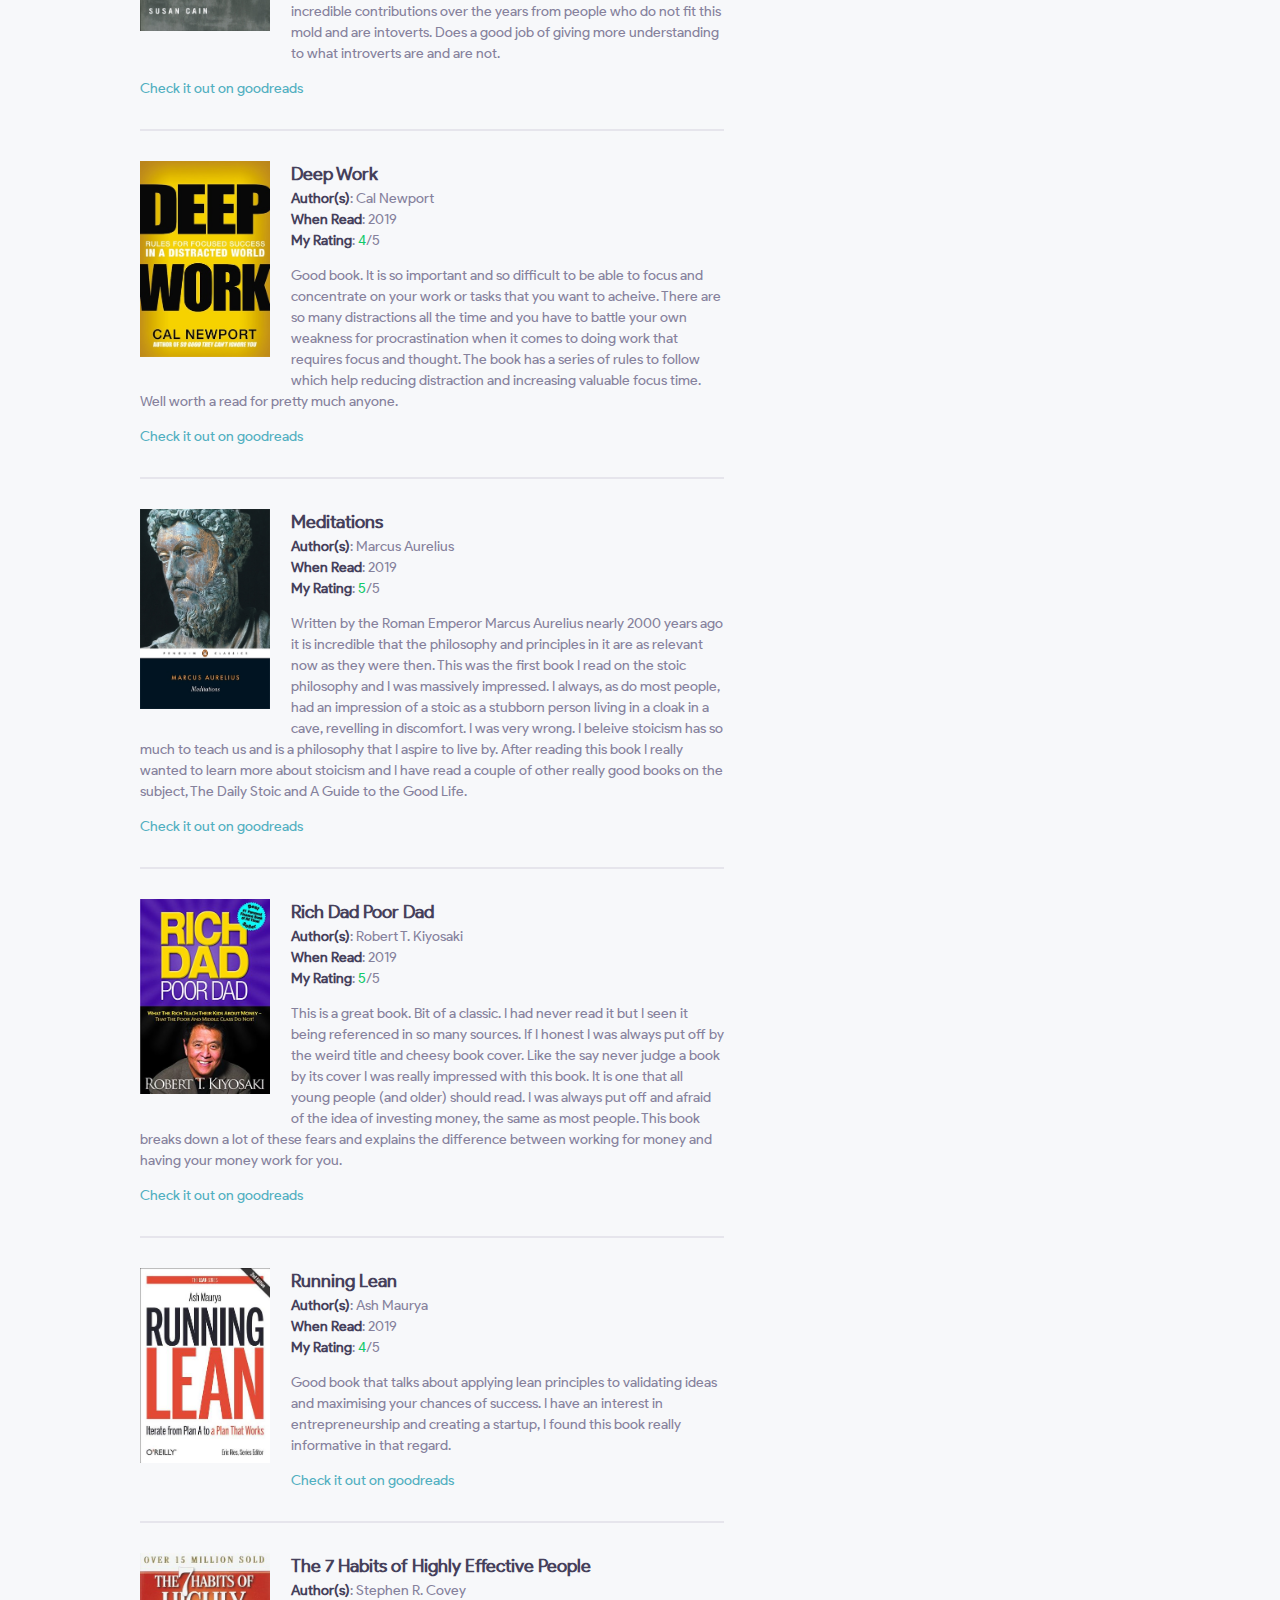
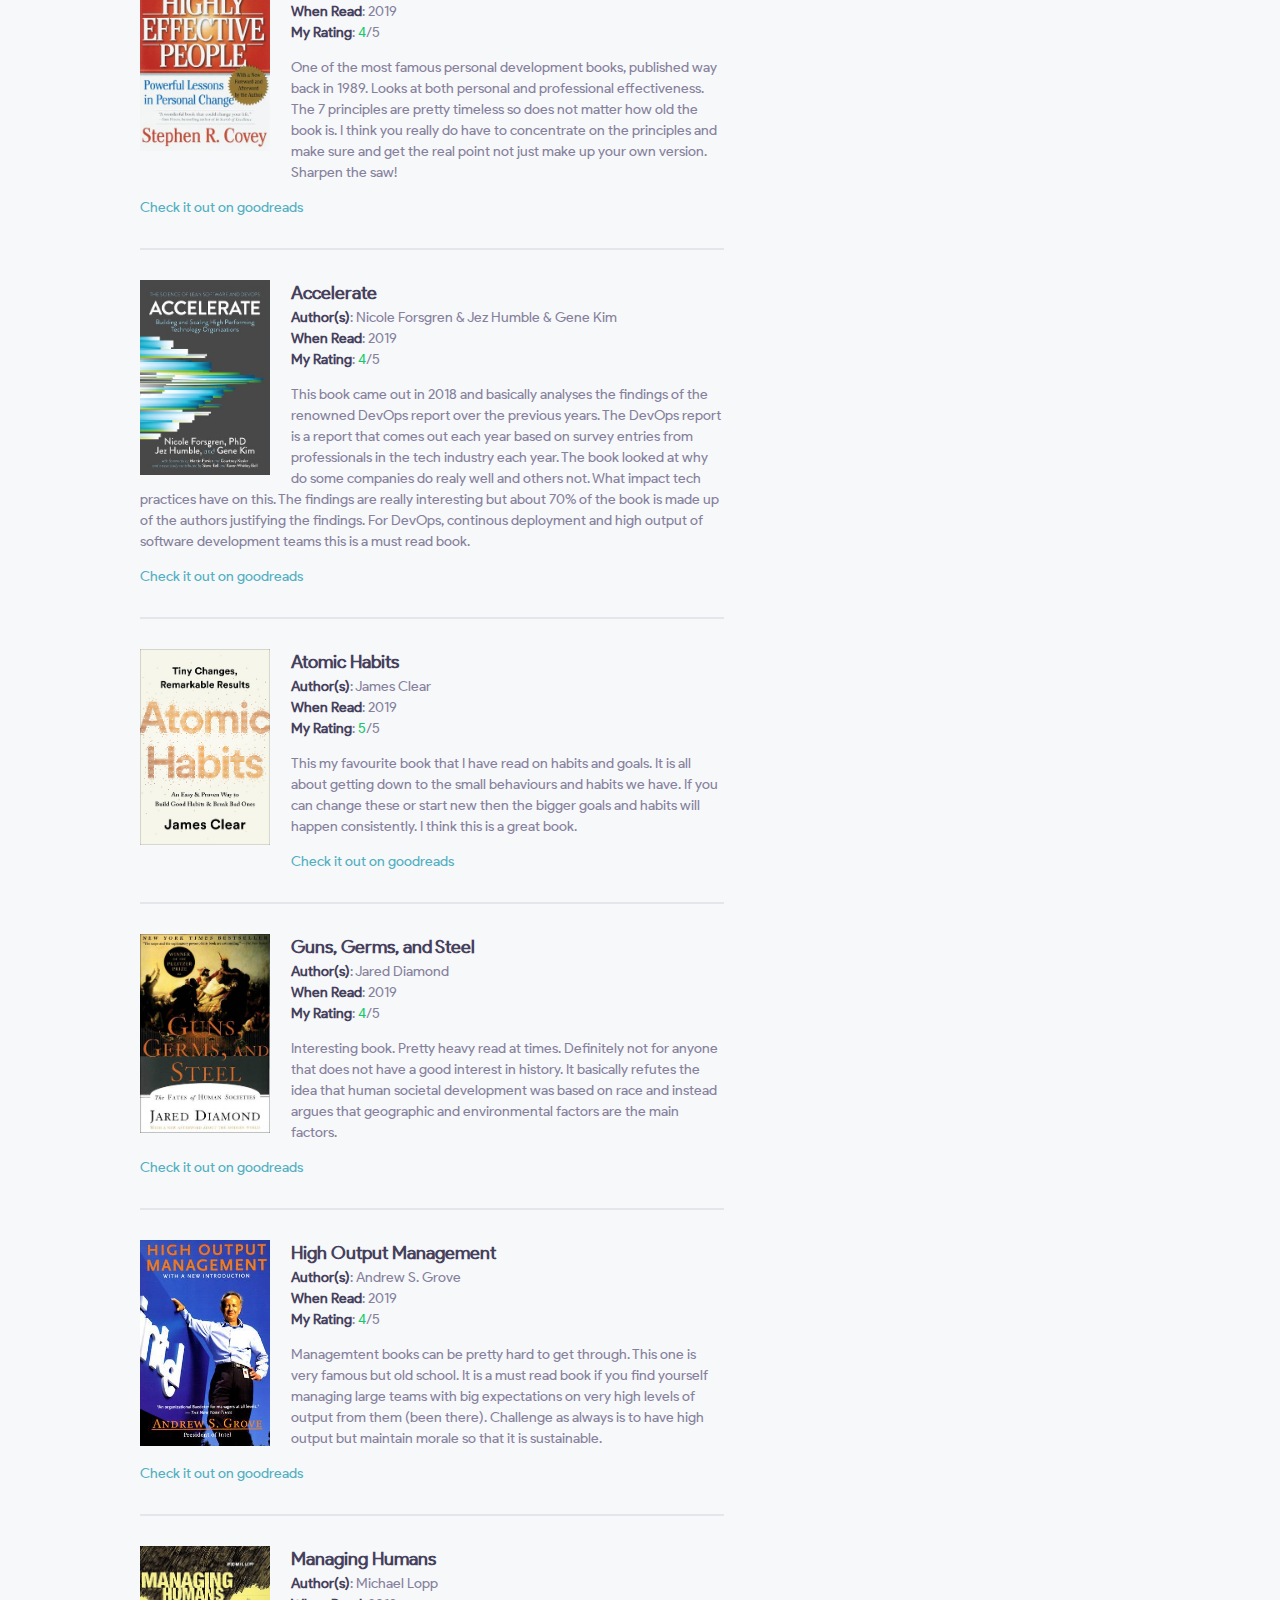
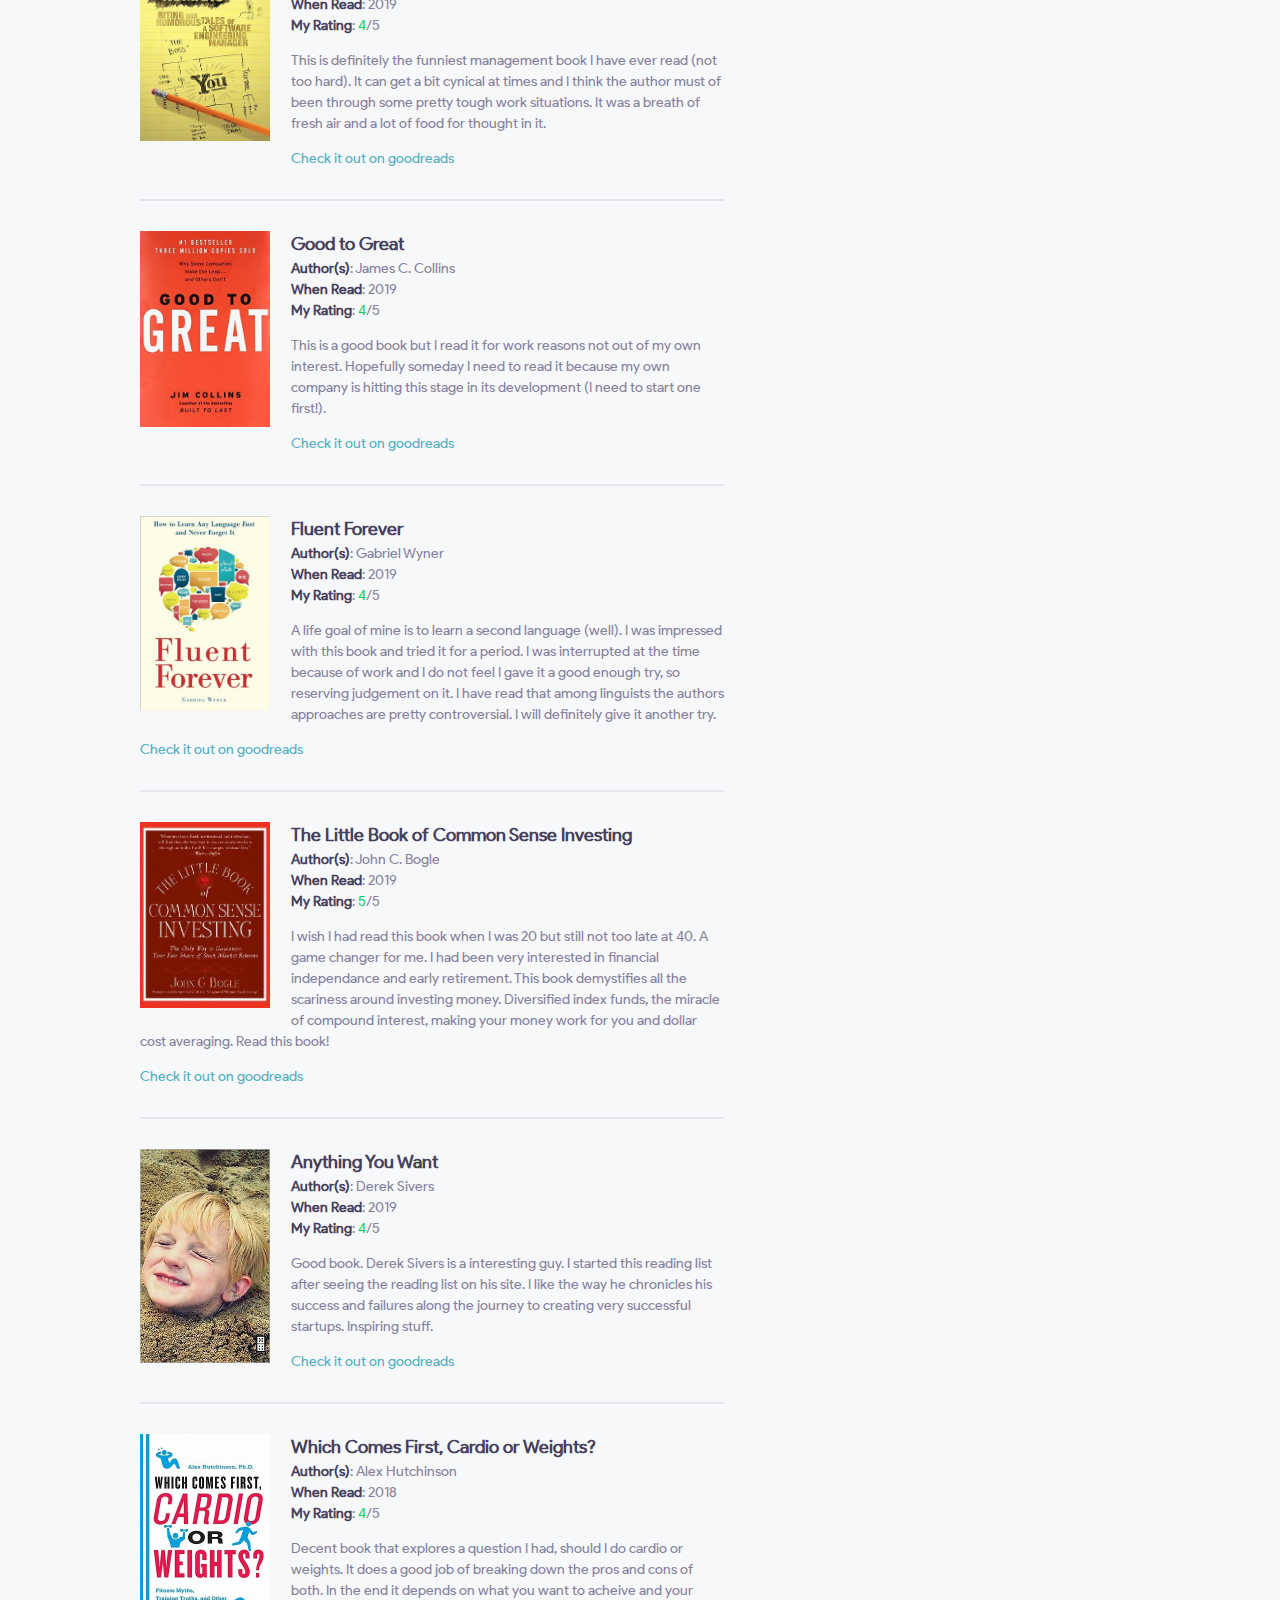
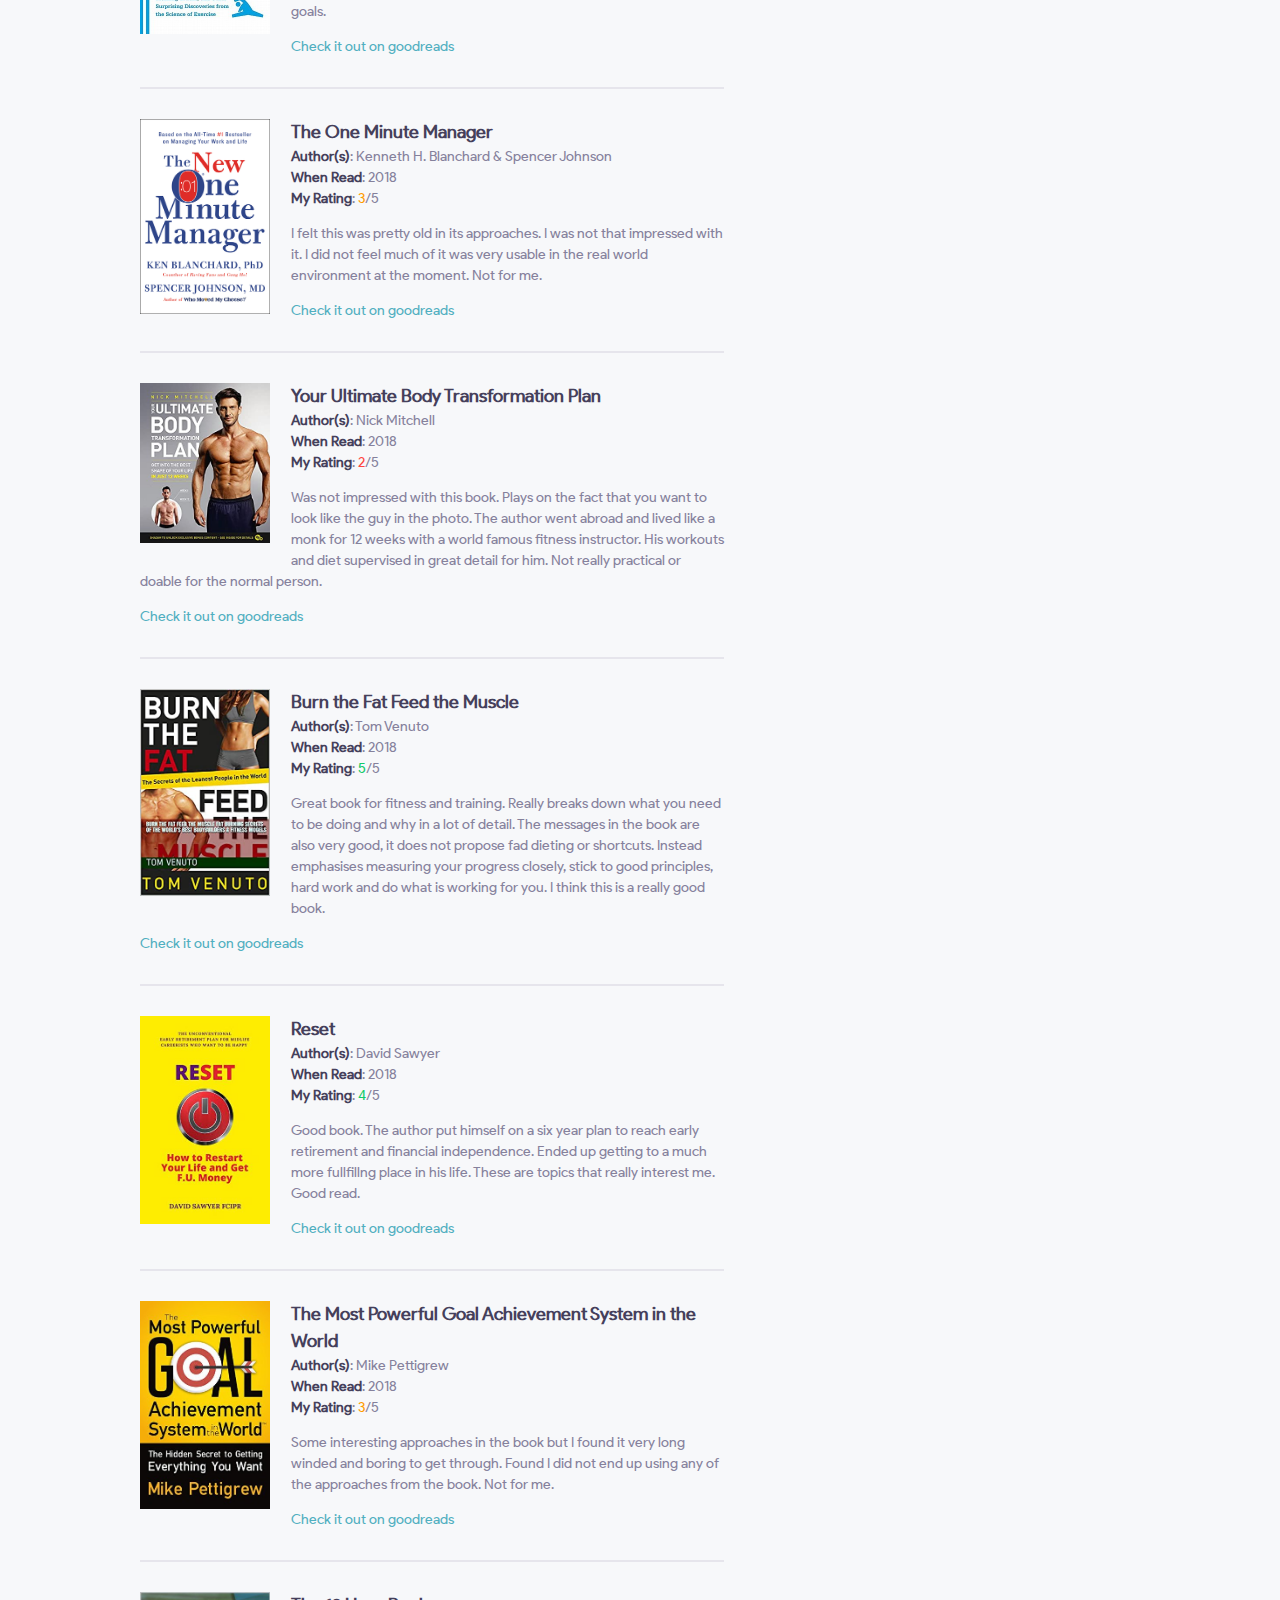
<file: reading.html>
<!DOCTYPE html>
<html lang="en">

<head>
  <meta charset="utf-8" />
  <meta name="viewport" content="width=device-width, initial-scale=1.0" />
  <meta name="description"
    content="The personal reading list of Barry Murphy. Web Developer and Engineering Manager based in Wexford, Ireland." />
  <title>Barry Murphy | Personal Reading List</title>
  <script async src="https://www.googletagmanager.com/gtag/js?id=UA-169845535-1"></script>
  <script src="js/ga.js"></script>
  <link rel="icon" type="image/png" sizes="32x32" href="favicon-32x32.png" />
  <link rel="icon" type="image/png" sizes="16x16" href="favicon-16x16.png" />
  <link rel="manifest" href="site.webmanifest" />
  <link rel="stylesheet" href="css/pure/base-min.css" />
  <link rel="stylesheet" href="css/pure/pure-min.css" />
  <link rel="stylesheet" href="css/pure/pure-grids-responsive-min.css" />
  <link rel="stylesheet" href="css/main.css" />
  <link rel="stylesheet" href="css/nav.css" />
  <link rel="stylesheet" href="css/fonts.css" />
  <link rel="stylesheet" href="https://cdnjs.cloudflare.com/ajax/libs/font-awesome/4.7.0/css/font-awesome.min.css" />
</head>

<body>
  <div class="content-wrapper">
    <div class="header">
      <div class="pure-menu pure-menu-horizontal">
        <a href="index.html" onclick="updateNav('about-me')" class="header-title pure-menu-heading pure-menu-link">
          <img src="images/profile-june-2020.jpg" alt="Barry Murphy Profile Photo" class="profile-photo" /><span
            class="accent">@</span>barryrlmurphy
        </a>
        <ul class="pure-menu-list">
          <li class="pure-menu-item horizontal">
            <a href="index.html" id="about-me-h" class="pure-menu-link nav-item" onclick="updateNav('about-me')">
              About Me
            </a>
          </li>
          <li class="pure-menu-item horizontal">
            <a href="reading.html" id="reading-h" class="pure-menu-link nav-item nav-item-selected"
              onclick="updateNav('reading')">
              Reading
            </a>
          </li>
          <li class="pure-menu-item horizontal">
            <a href="projects.html" id="projects-h" class="pure-menu-link nav-item" onclick="updateNav('projects')">
              Projects
            </a>
          </li>
          <a href="javascript:void(0);" class="icon" onclick="toggleSideMenu()">
            <i class="fa fa-bars"></i>
          </a>
        </ul>
      </div>
    </div>

    <div id="mySidenav" class="sidenav">
      <a href="javascript:void(0)" class="closebtn" onclick="closeNav()">
        &times;
      </a>
      <a href="index.html" id="about-me-v" class="vertical nav-item" onclick="updateNav('about-me')">
        About&nbsp;Me
      </a>
      <a href="reading.html" id="reading-v" class="vertical nav-item nav-item-selected" onclick="updateNav('reading')">
        Reading
      </a>
      <a href="projects.html" id="projects-v" class="vertical nav-item" onclick="updateNav('projects')">
        Projects
      </a>
    </div>

    <div class="pure-g">
      <div class="pure-u-1 pure-u-lg-4-5 pure-u-xl-3-5">
        <div class="l-box">
          <h1 class="text-box-head">
            Reading
            <span class="accent">List</span>
          </h1>
          <h2>
            This is a list of some of the books I have read over the
            years.
          </h2>
          <p class="text-box-subhead">
            Traditionally I would just buy and read a book but more recently I
            usually read a book summary first and then either buy the hard
            copy or listen to it on <a href="https://www.audible.com/" target="_blank" class="base-link">audible</a>.
            This saves time and I find I get through a lot more valuable,
            interesting books this way. Please let me know if you have any <a href="mailto:hello@barryrlmurphy.com"
              class="base-link">comments or reading suggestions</a>. Sorted by most recent to least.
            <br /><br />
            <b>Book Summary Resources</b>:<br />
            <a href="https://www.blinkist.com/" target="_blank" class="base-link">
              Blinkist
            </a>
            : Like audible only for summaries. Great resource.
            <br />
            <a href="https://paulminors.com/" target="_blank" class="base-link">
              Paul Minors
            </a>
            ,
            <a href="https://fourminutebooks.com/summaries/" target="_blank" class="base-link">
              Four minute books
            </a>
            ,
            <a href="https://www.nateliason.com/notes" target="_blank" class="base-link">
              Nat Eliason
            </a>
          </p>
        </div>
      </div>

      <div class="pure-u-1 pure-u-lg-4-5 pure-u-xl-3-5">
        <div id="readingListContainer" class="l-box no-pad-top">
          <script src="js/json/reading-list-data.js?v=1"></script>
          <script type="text/javascript">
            // console.log(readingListData);
            var uiBookList = '';
            var ratingType = {
              '1': 'poor',
              '2': 'poor',
              '3': 'average',
              '4': 'good',
              '5': 'great',
            };
            for (var i = 0; i < readingListData.length; i++) {
              var book = readingListData[i];
              uiBookList += '<div class="c-book">';
              uiBookList += '<figure>';
              uiBookList += '<a href="' + book.buyUrl + '" class="base-link">';
              uiBookList += '<img class="c-book__thumbnail base-link" src="images/book-covers/' +
                book.thumbnail + '" alt="' + book.title + '"/>';
              uiBookList += '</a></figure>';
              uiBookList += '<h2 class="c-book__title">' + book.title + '</h2>';
              uiBookList += '<p class="c-book__author"><b>Author(s)</b>: ' + book.author + '</p>';
              uiBookList += '<p class="c-book__read-date"><b>When Read</b>: ' + book.whenRead + '</p>';
              uiBookList += '<p class="c-book__my-rating"><b>My Rating</b>: <span class="c-book__rating-' +
                ratingType[book.myRating] + '">' + book.myRating + '</span>/5</p>';
              uiBookList += '<p class="c-book__summary">' + book.summary + '</p>';
              uiBookList += '<p><a href="' + book.buyUrl +
                '" target="_blank" class="base-link">Check it out on goodreads</a></p></div ><hr class="book-divider">';
            }
            document.getElementById(
              'readingListContainer'
            ).innerHTML = uiBookList;
          </script>
        </div>
      </div>
    </div>

    <div class="footer pure-u-1 pure-u-xl-1-1">
      <div class="l-box">
        &copy; 2020 BARRY MURPHY. ALL RIGHTS RESERVED.
      </div>
    </div>
  </div>

  <script src="js/main.js"></script>
  <script src="js/nav.js"></script>
</body>

</html>
</file>
<file: css/pure/pure-grids-responsive-min.css>
/*!
Pure v2.0.3
Copyright 2013 Yahoo!
Licensed under the BSD License.
https://github.com/pure-css/pure/blob/master/LICENSE.md
*/
@media screen and (min-width: 35.5em) {
  .pure-u-sm-1,
  .pure-u-sm-1-1,
  .pure-u-sm-1-12,
  .pure-u-sm-1-2,
  .pure-u-sm-1-24,
  .pure-u-sm-1-3,
  .pure-u-sm-1-4,
  .pure-u-sm-1-5,
  .pure-u-sm-1-6,
  .pure-u-sm-1-8,
  .pure-u-sm-10-24,
  .pure-u-sm-11-12,
  .pure-u-sm-11-24,
  .pure-u-sm-12-24,
  .pure-u-sm-13-24,
  .pure-u-sm-14-24,
  .pure-u-sm-15-24,
  .pure-u-sm-16-24,
  .pure-u-sm-17-24,
  .pure-u-sm-18-24,
  .pure-u-sm-19-24,
  .pure-u-sm-2-24,
  .pure-u-sm-2-3,
  .pure-u-sm-2-5,
  .pure-u-sm-20-24,
  .pure-u-sm-21-24,
  .pure-u-sm-22-24,
  .pure-u-sm-23-24,
  .pure-u-sm-24-24,
  .pure-u-sm-3-24,
  .pure-u-sm-3-4,
  .pure-u-sm-3-5,
  .pure-u-sm-3-8,
  .pure-u-sm-4-24,
  .pure-u-sm-4-5,
  .pure-u-sm-5-12,
  .pure-u-sm-5-24,
  .pure-u-sm-5-5,
  .pure-u-sm-5-6,
  .pure-u-sm-5-8,
  .pure-u-sm-6-24,
  .pure-u-sm-7-12,
  .pure-u-sm-7-24,
  .pure-u-sm-7-8,
  .pure-u-sm-8-24,
  .pure-u-sm-9-24 {
    display: inline-block;
    letter-spacing: normal;
    word-spacing: normal;
    vertical-align: top;
    text-rendering: auto;
  }
  .pure-u-sm-1-24 {
    width: 4.1667%;
  }
  .pure-u-sm-1-12,
  .pure-u-sm-2-24 {
    width: 8.3333%;
  }
  .pure-u-sm-1-8,
  .pure-u-sm-3-24 {
    width: 12.5%;
  }
  .pure-u-sm-1-6,
  .pure-u-sm-4-24 {
    width: 16.6667%;
  }
  .pure-u-sm-1-5 {
    width: 20%;
  }
  .pure-u-sm-5-24 {
    width: 20.8333%;
  }
  .pure-u-sm-1-4,
  .pure-u-sm-6-24 {
    width: 25%;
  }
  .pure-u-sm-7-24 {
    width: 29.1667%;
  }
  .pure-u-sm-1-3,
  .pure-u-sm-8-24 {
    width: 33.3333%;
  }
  .pure-u-sm-3-8,
  .pure-u-sm-9-24 {
    width: 37.5%;
  }
  .pure-u-sm-2-5 {
    width: 40%;
  }
  .pure-u-sm-10-24,
  .pure-u-sm-5-12 {
    width: 41.6667%;
  }
  .pure-u-sm-11-24 {
    width: 45.8333%;
  }
  .pure-u-sm-1-2,
  .pure-u-sm-12-24 {
    width: 50%;
  }
  .pure-u-sm-13-24 {
    width: 54.1667%;
  }
  .pure-u-sm-14-24,
  .pure-u-sm-7-12 {
    width: 58.3333%;
  }
  .pure-u-sm-3-5 {
    width: 60%;
  }
  .pure-u-sm-15-24,
  .pure-u-sm-5-8 {
    width: 62.5%;
  }
  .pure-u-sm-16-24,
  .pure-u-sm-2-3 {
    width: 66.6667%;
  }
  .pure-u-sm-17-24 {
    width: 70.8333%;
  }
  .pure-u-sm-18-24,
  .pure-u-sm-3-4 {
    width: 75%;
  }
  .pure-u-sm-19-24 {
    width: 79.1667%;
  }
  .pure-u-sm-4-5 {
    width: 80%;
  }
  .pure-u-sm-20-24,
  .pure-u-sm-5-6 {
    width: 83.3333%;
  }
  .pure-u-sm-21-24,
  .pure-u-sm-7-8 {
    width: 87.5%;
  }
  .pure-u-sm-11-12,
  .pure-u-sm-22-24 {
    width: 91.6667%;
  }
  .pure-u-sm-23-24 {
    width: 95.8333%;
  }
  .pure-u-sm-1,
  .pure-u-sm-1-1,
  .pure-u-sm-24-24,
  .pure-u-sm-5-5 {
    width: 100%;
  }
}
@media screen and (min-width: 48em) {
  .pure-u-md-1,
  .pure-u-md-1-1,
  .pure-u-md-1-12,
  .pure-u-md-1-2,
  .pure-u-md-1-24,
  .pure-u-md-1-3,
  .pure-u-md-1-4,
  .pure-u-md-1-5,
  .pure-u-md-1-6,
  .pure-u-md-1-8,
  .pure-u-md-10-24,
  .pure-u-md-11-12,
  .pure-u-md-11-24,
  .pure-u-md-12-24,
  .pure-u-md-13-24,
  .pure-u-md-14-24,
  .pure-u-md-15-24,
  .pure-u-md-16-24,
  .pure-u-md-17-24,
  .pure-u-md-18-24,
  .pure-u-md-19-24,
  .pure-u-md-2-24,
  .pure-u-md-2-3,
  .pure-u-md-2-5,
  .pure-u-md-20-24,
  .pure-u-md-21-24,
  .pure-u-md-22-24,
  .pure-u-md-23-24,
  .pure-u-md-24-24,
  .pure-u-md-3-24,
  .pure-u-md-3-4,
  .pure-u-md-3-5,
  .pure-u-md-3-8,
  .pure-u-md-4-24,
  .pure-u-md-4-5,
  .pure-u-md-5-12,
  .pure-u-md-5-24,
  .pure-u-md-5-5,
  .pure-u-md-5-6,
  .pure-u-md-5-8,
  .pure-u-md-6-24,
  .pure-u-md-7-12,
  .pure-u-md-7-24,
  .pure-u-md-7-8,
  .pure-u-md-8-24,
  .pure-u-md-9-24 {
    display: inline-block;
    letter-spacing: normal;
    word-spacing: normal;
    vertical-align: top;
    text-rendering: auto;
  }
  .pure-u-md-1-24 {
    width: 4.1667%;
  }
  .pure-u-md-1-12,
  .pure-u-md-2-24 {
    width: 8.3333%;
  }
  .pure-u-md-1-8,
  .pure-u-md-3-24 {
    width: 12.5%;
  }
  .pure-u-md-1-6,
  .pure-u-md-4-24 {
    width: 16.6667%;
  }
  .pure-u-md-1-5 {
    width: 20%;
  }
  .pure-u-md-5-24 {
    width: 20.8333%;
  }
  .pure-u-md-1-4,
  .pure-u-md-6-24 {
    width: 25%;
  }
  .pure-u-md-7-24 {
    width: 29.1667%;
  }
  .pure-u-md-1-3,
  .pure-u-md-8-24 {
    width: 33.3333%;
  }
  .pure-u-md-3-8,
  .pure-u-md-9-24 {
    width: 37.5%;
  }
  .pure-u-md-2-5 {
    width: 40%;
  }
  .pure-u-md-10-24,
  .pure-u-md-5-12 {
    width: 41.6667%;
  }
  .pure-u-md-11-24 {
    width: 45.8333%;
  }
  .pure-u-md-1-2,
  .pure-u-md-12-24 {
    width: 50%;
  }
  .pure-u-md-13-24 {
    width: 54.1667%;
  }
  .pure-u-md-14-24,
  .pure-u-md-7-12 {
    width: 58.3333%;
  }
  .pure-u-md-3-5 {
    width: 60%;
  }
  .pure-u-md-15-24,
  .pure-u-md-5-8 {
    width: 62.5%;
  }
  .pure-u-md-16-24,
  .pure-u-md-2-3 {
    width: 66.6667%;
  }
  .pure-u-md-17-24 {
    width: 70.8333%;
  }
  .pure-u-md-18-24,
  .pure-u-md-3-4 {
    width: 75%;
  }
  .pure-u-md-19-24 {
    width: 79.1667%;
  }
  .pure-u-md-4-5 {
    width: 80%;
  }
  .pure-u-md-20-24,
  .pure-u-md-5-6 {
    width: 83.3333%;
  }
  .pure-u-md-21-24,
  .pure-u-md-7-8 {
    width: 87.5%;
  }
  .pure-u-md-11-12,
  .pure-u-md-22-24 {
    width: 91.6667%;
  }
  .pure-u-md-23-24 {
    width: 95.8333%;
  }
  .pure-u-md-1,
  .pure-u-md-1-1,
  .pure-u-md-24-24,
  .pure-u-md-5-5 {
    width: 100%;
  }
}
@media screen and (min-width: 64em) {
  .pure-u-lg-1,
  .pure-u-lg-1-1,
  .pure-u-lg-1-12,
  .pure-u-lg-1-2,
  .pure-u-lg-1-24,
  .pure-u-lg-1-3,
  .pure-u-lg-1-4,
  .pure-u-lg-1-5,
  .pure-u-lg-1-6,
  .pure-u-lg-1-8,
  .pure-u-lg-10-24,
  .pure-u-lg-11-12,
  .pure-u-lg-11-24,
  .pure-u-lg-12-24,
  .pure-u-lg-13-24,
  .pure-u-lg-14-24,
  .pure-u-lg-15-24,
  .pure-u-lg-16-24,
  .pure-u-lg-17-24,
  .pure-u-lg-18-24,
  .pure-u-lg-19-24,
  .pure-u-lg-2-24,
  .pure-u-lg-2-3,
  .pure-u-lg-2-5,
  .pure-u-lg-20-24,
  .pure-u-lg-21-24,
  .pure-u-lg-22-24,
  .pure-u-lg-23-24,
  .pure-u-lg-24-24,
  .pure-u-lg-3-24,
  .pure-u-lg-3-4,
  .pure-u-lg-3-5,
  .pure-u-lg-3-8,
  .pure-u-lg-4-24,
  .pure-u-lg-4-5,
  .pure-u-lg-5-12,
  .pure-u-lg-5-24,
  .pure-u-lg-5-5,
  .pure-u-lg-5-6,
  .pure-u-lg-5-8,
  .pure-u-lg-6-24,
  .pure-u-lg-7-12,
  .pure-u-lg-7-24,
  .pure-u-lg-7-8,
  .pure-u-lg-8-24,
  .pure-u-lg-9-24 {
    display: inline-block;
    letter-spacing: normal;
    word-spacing: normal;
    vertical-align: top;
    text-rendering: auto;
  }
  .pure-u-lg-1-24 {
    width: 4.1667%;
  }
  .pure-u-lg-1-12,
  .pure-u-lg-2-24 {
    width: 8.3333%;
  }
  .pure-u-lg-1-8,
  .pure-u-lg-3-24 {
    width: 12.5%;
  }
  .pure-u-lg-1-6,
  .pure-u-lg-4-24 {
    width: 16.6667%;
  }
  .pure-u-lg-1-5 {
    width: 20%;
  }
  .pure-u-lg-5-24 {
    width: 20.8333%;
  }
  .pure-u-lg-1-4,
  .pure-u-lg-6-24 {
    width: 25%;
  }
  .pure-u-lg-7-24 {
    width: 29.1667%;
  }
  .pure-u-lg-1-3,
  .pure-u-lg-8-24 {
    width: 33.3333%;
  }
  .pure-u-lg-3-8,
  .pure-u-lg-9-24 {
    width: 37.5%;
  }
  .pure-u-lg-2-5 {
    width: 40%;
  }
  .pure-u-lg-10-24,
  .pure-u-lg-5-12 {
    width: 41.6667%;
  }
  .pure-u-lg-11-24 {
    width: 45.8333%;
  }
  .pure-u-lg-1-2,
  .pure-u-lg-12-24 {
    width: 50%;
  }
  .pure-u-lg-13-24 {
    width: 54.1667%;
  }
  .pure-u-lg-14-24,
  .pure-u-lg-7-12 {
    width: 58.3333%;
  }
  .pure-u-lg-3-5 {
    width: 60%;
  }
  .pure-u-lg-15-24,
  .pure-u-lg-5-8 {
    width: 62.5%;
  }
  .pure-u-lg-16-24,
  .pure-u-lg-2-3 {
    width: 66.6667%;
  }
  .pure-u-lg-17-24 {
    width: 70.8333%;
  }
  .pure-u-lg-18-24,
  .pure-u-lg-3-4 {
    width: 75%;
  }
  .pure-u-lg-19-24 {
    width: 79.1667%;
  }
  .pure-u-lg-4-5 {
    width: 80%;
  }
  .pure-u-lg-20-24,
  .pure-u-lg-5-6 {
    width: 83.3333%;
  }
  .pure-u-lg-21-24,
  .pure-u-lg-7-8 {
    width: 87.5%;
  }
  .pure-u-lg-11-12,
  .pure-u-lg-22-24 {
    width: 91.6667%;
  }
  .pure-u-lg-23-24 {
    width: 95.8333%;
  }
  .pure-u-lg-1,
  .pure-u-lg-1-1,
  .pure-u-lg-24-24,
  .pure-u-lg-5-5 {
    width: 100%;
  }
}
@media screen and (min-width: 80em) {
  .pure-u-xl-1,
  .pure-u-xl-1-1,
  .pure-u-xl-1-12,
  .pure-u-xl-1-2,
  .pure-u-xl-1-24,
  .pure-u-xl-1-3,
  .pure-u-xl-1-4,
  .pure-u-xl-1-5,
  .pure-u-xl-1-6,
  .pure-u-xl-1-8,
  .pure-u-xl-10-24,
  .pure-u-xl-11-12,
  .pure-u-xl-11-24,
  .pure-u-xl-12-24,
  .pure-u-xl-13-24,
  .pure-u-xl-14-24,
  .pure-u-xl-15-24,
  .pure-u-xl-16-24,
  .pure-u-xl-17-24,
  .pure-u-xl-18-24,
  .pure-u-xl-19-24,
  .pure-u-xl-2-24,
  .pure-u-xl-2-3,
  .pure-u-xl-2-5,
  .pure-u-xl-20-24,
  .pure-u-xl-21-24,
  .pure-u-xl-22-24,
  .pure-u-xl-23-24,
  .pure-u-xl-24-24,
  .pure-u-xl-3-24,
  .pure-u-xl-3-4,
  .pure-u-xl-3-5,
  .pure-u-xl-3-8,
  .pure-u-xl-4-24,
  .pure-u-xl-4-5,
  .pure-u-xl-5-12,
  .pure-u-xl-5-24,
  .pure-u-xl-5-5,
  .pure-u-xl-5-6,
  .pure-u-xl-5-8,
  .pure-u-xl-6-24,
  .pure-u-xl-7-12,
  .pure-u-xl-7-24,
  .pure-u-xl-7-8,
  .pure-u-xl-8-24,
  .pure-u-xl-9-24 {
    display: inline-block;
    letter-spacing: normal;
    word-spacing: normal;
    vertical-align: top;
    text-rendering: auto;
  }
  .pure-u-xl-1-24 {
    width: 4.1667%;
  }
  .pure-u-xl-1-12,
  .pure-u-xl-2-24 {
    width: 8.3333%;
  }
  .pure-u-xl-1-8,
  .pure-u-xl-3-24 {
    width: 12.5%;
  }
  .pure-u-xl-1-6,
  .pure-u-xl-4-24 {
    width: 16.6667%;
  }
  .pure-u-xl-1-5 {
    width: 20%;
  }
  .pure-u-xl-5-24 {
    width: 20.8333%;
  }
  .pure-u-xl-1-4,
  .pure-u-xl-6-24 {
    width: 25%;
  }
  .pure-u-xl-7-24 {
    width: 29.1667%;
  }
  .pure-u-xl-1-3,
  .pure-u-xl-8-24 {
    width: 33.3333%;
  }
  .pure-u-xl-3-8,
  .pure-u-xl-9-24 {
    width: 37.5%;
  }
  .pure-u-xl-2-5 {
    width: 40%;
  }
  .pure-u-xl-10-24,
  .pure-u-xl-5-12 {
    width: 41.6667%;
  }
  .pure-u-xl-11-24 {
    width: 45.8333%;
  }
  .pure-u-xl-1-2,
  .pure-u-xl-12-24 {
    width: 50%;
  }
  .pure-u-xl-13-24 {
    width: 54.1667%;
  }
  .pure-u-xl-14-24,
  .pure-u-xl-7-12 {
    width: 58.3333%;
  }
  .pure-u-xl-3-5 {
    width: 60%;
  }
  .pure-u-xl-15-24,
  .pure-u-xl-5-8 {
    width: 62.5%;
  }
  .pure-u-xl-16-24,
  .pure-u-xl-2-3 {
    width: 66.6667%;
  }
  .pure-u-xl-17-24 {
    width: 70.8333%;
  }
  .pure-u-xl-18-24,
  .pure-u-xl-3-4 {
    width: 75%;
  }
  .pure-u-xl-19-24 {
    width: 79.1667%;
  }
  .pure-u-xl-4-5 {
    width: 80%;
  }
  .pure-u-xl-20-24,
  .pure-u-xl-5-6 {
    width: 83.3333%;
  }
  .pure-u-xl-21-24,
  .pure-u-xl-7-8 {
    width: 87.5%;
  }
  .pure-u-xl-11-12,
  .pure-u-xl-22-24 {
    width: 91.6667%;
  }
  .pure-u-xl-23-24 {
    width: 95.8333%;
  }
  .pure-u-xl-1,
  .pure-u-xl-1-1,
  .pure-u-xl-24-24,
  .pure-u-xl-5-5 {
    width: 100%;
  }
}
</file>
<file: css/main.css>
body {
  font-family: 'ProductSans', Helvetica, Arial, sans-serif;
  font-weight: normal;
  font-size: 14px;
  letter-spacing: 1px;
  line-height: 1.5;
  color: #85819c;
  background-color: #f7f8fa;
}
html,
button,
input,
select,
textarea,
.pure-g [class*='pure-u'] {
  font-family: 'ProductSans', Helvetica, Arial, sans-serif;
}

h1,
h2,
h3,
h4,
h5,
h6 {
  color: #45405b;
}
h1 {
  font-size: 36px;
  margin: 0px 0px 0px 0px;
}
h2 {
  font-size: 18px;
  margin: 0px 0px 10px 0px;
}
h3 {
  font-size: 14px;
  margin: 0px 0px 0px 0px;
}
figure {
  margin: 0;
}
b {
  color: #45405b;
}

a.base-link:link,
a.base-link:visited,
a.base-link:link:active,
a.base-link:visited:active {
  color: #50afc0;
  text-decoration: none;
}
a.base-link:hover {
  text-decoration: underline;
}

.content-wrapper {
  min-width: 320px;
}

.l-box {
  padding: 20px;
  /* visualise the grids  */
  /* border: 1px dotted red; */
}
.l-box.no-pad-top {
  padding: 0px 20px 20px 20px;
}

.header {
  padding: 6px 0px 0px 0px;
}
.header .header-title {
  font-size: 22px;
  text-transform: none;
  padding: 6px 20px 10px 20px;
}
.header .header-title {
  font-size: 22px;
  text-transform: none;
  padding: 0px 20px 0px 20px;
  position: relative;
  top: -6px;
}
.header .pure-menu-list {
  float: right;
  right: 20px;
  position: relative;
  top: 20px;
  font-size: 14px;
}
.profile-photo {
  width: 50px;
  border-radius: 50%;
  position: relative;
  top: 17px;
  margin: 0px 10px 0px 0px;
}

.accent,
.nav-item-selected,
.nav-item-selected > .pure-menu-link,
.nav-item-selected > .pure-menu-link:visited {
  color: #50afc0;
}

.pure-menu a.icon {
  float: right;
  display: block;
  font-size: 24px;
  color: #45405b;
}

.pure-menu-item.horizontal {
  display: none;
}
.pure-menu-item.nav-item-selected a {
  color: #50afc0;
}
.pure-menu-active > .pure-menu-link,
.pure-menu-link:focus,
.pure-menu-link:hover {
  background-color: #f7f8fa;
}

.skill {
  background-color: #dcdcdc;
  border: 1px solid #dcdcdc;
  padding: 10px;
  border-radius: 25px;
  line-height: 3.8;
  white-space: nowrap;
  margin: 0px 2px;
}

.exp-slot {
  margin: 0px 0px 14px 0px;
}
.exp-slot .exp-location,
.exp-slot .exp-time {
  margin: 0px;
}
.exp-slot .exp-location {
  font-weight: bold;
  color: #45405b;
}

.goals-col-2 {
  padding: 0px 0px 0px 10px;
}
.strike {
  text-decoration: line-through;
}
.acheived {
  color: #48b07a;
}

.img-dev-at-work {
  margin: 50px 0px 0px 0px;
}

.c-book {
  margin: 0 0 30px 0;
  min-height: 200px;
}
.c-book .c-book__thumbnail {
  float: left;
  margin: 0px 1.5em 1em 0px;
  max-width: 90px;
}
.c-book .c-book__title,
.c-book .c-book__author,
.c-book .c-book__read-date,
.c-book .c-book__my-rating {
  margin: 0px 0px 0px 0px;
}
.c-book .c-book__rating-great,
.c-book .c-book__rating-good {
  color: #11ca6a;
}
.c-book .c-book__rating-average {
  color: #ff9c00;
}
.c-book .c-book__rating-poor {
  color: #ff443e;
}
.book-divider {
  border: 1px solid #e6e5ec;
  margin: 30px 0px 30px 0px;
}

.c-project {
  margin: 0 0 30px 0;
  min-height: 200px;
}
.c-project .c-project__col-1 {
  display: inline;
}
.c-project .c-project__thumbnail {
  float: none;
  margin: 5px 1.5em 1em 0px;
  max-width: 100%;
}
.c-project .c-project__title,
.c-project .c-project__company,
.c-project .c-project__tech {
  margin: 0px 0px 0px 0px;
}
.c-project .c-project__role {
  margin: 0px 0px 8px 0px;
}
.c-project .c-project__tech .tech {
  background-color: #48b07a;
  border: 1px solid #48b07a;
  color: #f2f2f2;
  padding: 6px;
  font-size: 10px;
  border-radius: 4px;
  margin: 0px;
  font-size: 12px;
  line-height: 2.8;
  white-space: nowrap;
}
.c-project .c-project__summary {
  overflow: hidden;
  margin: 8px 0px;
}
.project-divider {
  border: 1px solid #e6e5ec;
  margin: 30px 0px 30px 0px;
}

.footer {
  text-align: center;
  margin: 50px 0px 0px 0px;
}
.footer .l-box {
  border-top: 1px solid #e2e2e2;
}

/* small */
@media (max-width: 568px) {
  .img-dev-at-work {
    display: none;
  }
}

/* medium */
@media (max-width: 768px) and (min-width: 569px) {
  .img-dev-at-work {
    display: none;
  }
  body {
    padding: 0px 40px;
  }
  .c-book .c-book__thumbnail {
    max-width: 130px;
  }
  .c-project .c-project__thumbnail {
    float: left;
    max-width: 200px;
  }
}

/* large */
@media (max-width: 1024px) and (min-width: 769px) {
  .img-dev-at-work {
    display: none;
  }
  body {
    padding: 0px 80px;
  }
  .c-book .c-book__thumbnail {
    max-width: 130px;
  }
  .c-project .c-project__thumbnail {
    float: left;
    max-width: 300px;
  }
}

/* x-large */
@media (min-width: 1024px) {
  .img-dev-at-work {
    display: block;
  }
  body {
    padding: 0px 120px;
  }
  .pure-menu-item.horizontal {
    display: inline-block;
  }
  .pure-menu a.icon {
    display: none;
  }
  .c-book .c-book__thumbnail {
    max-width: 130px;
  }
  .c-project .c-project__thumbnail {
    float: left;
    max-width: 300px;
  }
}
</file>
<file: css/nav.css>
.sidenav {
  height: 100%;
  width: 0;
  position: fixed;
  z-index: 1;
  top: 0;
  left: 0;
  background-color: #212b31;
  overflow-x: hidden;
  transition: 0.5s;
  padding-top: 60px;
}

.sidenav a {
  padding: 8px 8px 8px 32px;
  text-decoration: none;
  font-size: 18px;
  color: #999999;
  display: block;
  transition: 0.3s;
}

.sidenav a:hover {
  color: #f1f1f1;
}

.sidenav .closebtn {
  position: absolute;
  top: 0;
  right: 15px;
  font-size: 36px;
  margin-left: 50px;
}

.sidenav .nav-item.nav-item-selected {
  color: #50afc0;
}

/* medium */
@media (max-width: 768px) and (min-width: 569px) {
  .sidenav a {
    font-size: 18px;
  }
}
</file>
<file: css/fonts.css>
@font-face {
  font-family: 'ProductSans';
  font-style: normal;
  font-weight: normal;
  src: local('ProductSans'),
    url(../fonts/ProductSans-Regular.woff) format('woff');
}
</file>
<file: css/pure/base-min.css>
/*!
Pure v1.0.1
Copyright 2013 Yahoo!
Licensed under the BSD License.
https://github.com/pure-css/pure/blob/master/LICENSE.md
*/
/*!
normalize.css v^3.0 | MIT License | git.io/normalize
Copyright (c) Nicolas Gallagher and Jonathan Neal
*/
/*! normalize.css v3.0.3 | MIT License | github.com/necolas/normalize.css */
html {
  font-family: sans-serif;
  -ms-text-size-adjust: 100%;
  -webkit-text-size-adjust: 100%;
}
body {
  margin: 0;
}
article,
aside,
details,
figcaption,
figure,
footer,
header,
hgroup,
main,
menu,
nav,
section,
summary {
  display: block;
}
audio,
canvas,
progress,
video {
  display: inline-block;
  vertical-align: baseline;
}
audio:not([controls]) {
  display: none;
  height: 0;
}
[hidden],
template {
  display: none;
}
a {
  background-color: transparent;
}
a:active,
a:hover {
  outline: 0;
}
abbr[title] {
  border-bottom: 1px dotted;
}
b,
strong {
  font-weight: 700;
}
dfn {
  font-style: italic;
}
h1 {
  font-size: 2em;
  margin: 0.67em 0;
}
mark {
  background: #ff0;
  color: #000;
}
small {
  font-size: 80%;
}
sub,
sup {
  font-size: 75%;
  line-height: 0;
  position: relative;
  vertical-align: baseline;
}
sup {
  top: -0.5em;
}
sub {
  bottom: -0.25em;
}
img {
  border: 0;
}
svg:not(:root) {
  overflow: hidden;
}
figure {
  margin: 1em 40px;
}
hr {
  -webkit-box-sizing: content-box;
  box-sizing: content-box;
  height: 0;
}
pre {
  overflow: auto;
}
code,
kbd,
pre,
samp {
  font-family: monospace, monospace;
  font-size: 1em;
}
button,
input,
optgroup,
select,
textarea {
  color: inherit;
  font: inherit;
  margin: 0;
}
button {
  overflow: visible;
}
button,
select {
  text-transform: none;
}
button,
html input[type='button'],
input[type='reset'],
input[type='submit'] {
  -webkit-appearance: button;
  cursor: pointer;
}
button[disabled],
html input[disabled] {
  cursor: default;
}
button::-moz-focus-inner,
input::-moz-focus-inner {
  border: 0;
  padding: 0;
}
input {
  line-height: normal;
}
input[type='checkbox'],
input[type='radio'] {
  -webkit-box-sizing: border-box;
  box-sizing: border-box;
  padding: 0;
}
input[type='number']::-webkit-inner-spin-button,
input[type='number']::-webkit-outer-spin-button {
  height: auto;
}
input[type='search'] {
  -webkit-appearance: textfield;
  -webkit-box-sizing: content-box;
  box-sizing: content-box;
}
input[type='search']::-webkit-search-cancel-button,
input[type='search']::-webkit-search-decoration {
  -webkit-appearance: none;
}
fieldset {
  border: 1px solid silver;
  margin: 0 2px;
  padding: 0.35em 0.625em 0.75em;
}
legend {
  border: 0;
  padding: 0;
}
textarea {
  overflow: auto;
}
optgroup {
  font-weight: 700;
}
table {
  border-collapse: collapse;
  border-spacing: 0;
}
td,
th {
  padding: 0;
}
.hidden,
[hidden] {
  display: none !important;
}
.pure-img {
  max-width: 100%;
  height: auto;
  display: block;
}
</file>
